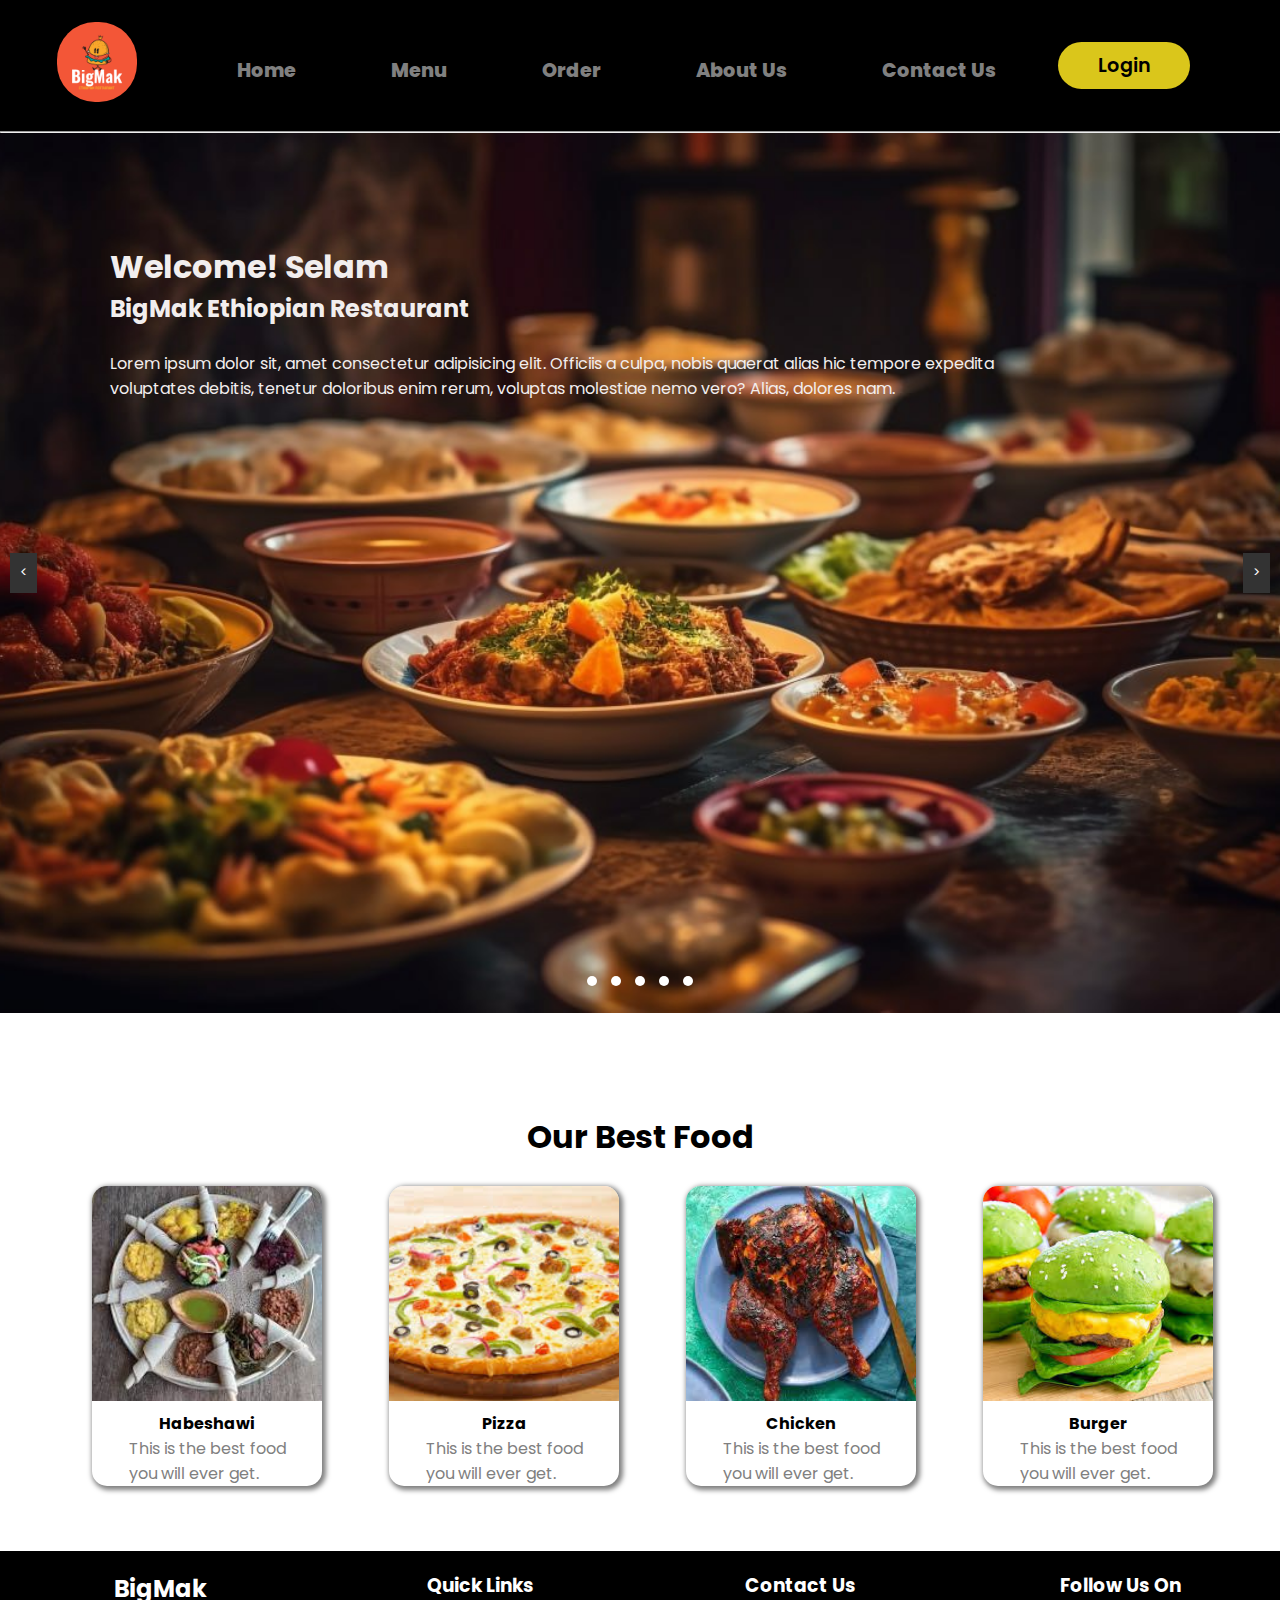
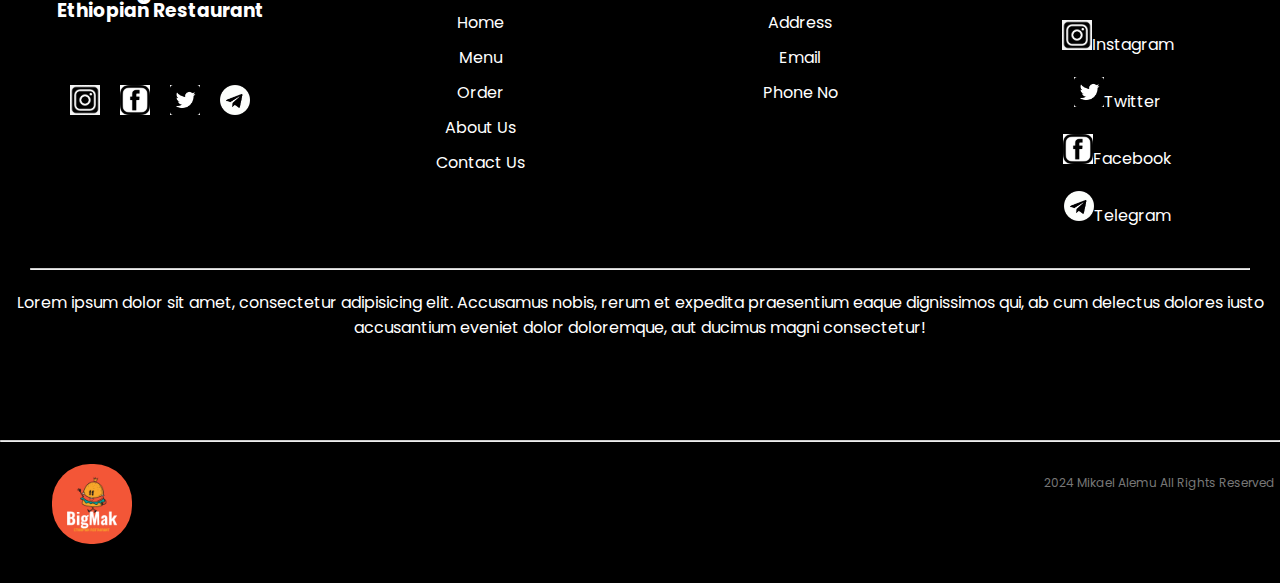
<file: Homepage/index.html>
<!DOCTYPE html>
<html lang="en">
  <head>
    <meta charset="UTF-8" />
    <meta name="viewport" content="width=device-width, initial-scale=1.0" />
    <link rel="preconnect" href="https://fonts.googleapis.com" />
    <link rel="preconnect" href="https://fonts.gstatic.com" crossorigin />
    <link
      href="https://fonts.googleapis.com/css2?family=Poppins:ital,wght@0,100;0,200;0,300;0,400;0,500;0,600;0,700;0,800;0,900;1,100;1,200;1,300;1,400;1,500;1,600;1,700;1,800;1,900&display=swap"
      rel="stylesheet"
    />
    <title>HomePage</title>
    <link rel="stylesheet" href="style.css" />
  </head>
  <body>
    
    <section class="logoAndNav">
      <div class="logo">
        <!-- Logo image -->
        <img src="/Homepage/img/cf9b6e2b1adb4e2990d01cd3140f2419.png" alt="logo" />
      </div>

      <div class="burger-icon" onclick="toggleMenu()">
        <div class="line"></div>
        <div class="line"></div>
        <div class="line"></div>
      </div>

      <div class="navList">
        <!-- Navigation links -->
        <a href="/Homepage/index.html">Home</a>
        <a href="/Menu/menuPage.html">Menu</a>
        <a href="/Order/order.html">Order</a>
        <a href="/About us/tyh.html">About Us</a>
        <a href="/Contact/contact us .html">Contact Us</a>
      </div>
      <div class="loginbtn">
        <!-- Login button -->
        <a href="/loginbtn/login/login.html">Login</a>
      </div>
    </section>

    <hr />
    <!-- Slider Container -->

    <div class="slider-container">
      <div class="slider">
        <!-- Slide 1 -->

        <div class="slide">
          <img src="img/img11.jpg" alt="Slide 1" />
          <div class="slide-content">
            <h1>Welcome! Selam</h1>
            <h2>BigMak Ethiopian Restaurant</h2>
            <br />
            <p>
              Lorem ipsum dolor sit, amet consectetur adipisicing elit. Officiis
              a culpa, nobis quaerat alias hic tempore expedita <br />
              voluptates debitis, tenetur doloribus enim rerum, voluptas
              molestiae nemo vero? Alias, dolores nam.
            </p>
          </div>
        </div>
        <!-- Slide 2 -->

        <div class="slide">
          <img src="img/img2.jpg" alt="Slide 2" />
          <div class="slide-content">
            <h1>Welcome! Selam</h1>
            <h2>BigMak Ethiopian Restaurant</h2>
            <br />
            <p>
              Lorem ipsum dolor sit, amet consectetur adipisicing elit. Officiis
              a culpa, nobis quaerat alias hic tempore expedita <br />
              voluptates debitis, tenetur doloribus enim rerum, voluptas
              molestiae nemo vero? Alias, dolores nam.
            </p>
          </div>
        </div>
        <!-- Slide 3 -->

        <div class="slide">
          <img src="img/img3.jpg" alt="Slide 3" />
          <div class="slide-content">
            <h1>Welcome! Selam</h1>
            <h2>BigMak Ethiopian Restaurant</h2>
            <br />
            <p>
              Lorem ipsum dolor sit, amet consectetur adipisicing elit. Officiis
              a culpa, nobis quaerat alias hic tempore expedita <br />
              voluptates debitis, tenetur doloribus enim rerum, voluptas
              molestiae nemo vero? Alias, dolores nam.
            </p>
          </div>
        </div>
        <!-- Slide 4 -->

        <div class="slide">
          <img src="img/img4.jpg" alt="Slide 4" />
          <div class="slide-content">
            <h1>Welcome! Selam</h1>
            <h2>BigMak Ethiopian Restaurant</h2>
            <br />
            <p>
              Lorem ipsum dolor sit, amet consectetur adipisicing elit. Officiis
              a culpa, nobis quaerat alias hic tempore expedita <br />
              voluptates debitis, tenetur doloribus enim rerum, voluptas
              molestiae nemo vero? Alias, dolores nam.
            </p>
          </div>
        </div>
        <!-- Slide 5 -->

        <div class="slide">
          <img src="img/img5.jpg" alt="Slide 5" />
          <div class="slide-content">
            <h1>Welcome! Selam</h1>
            <h2>BigMak Ethiopian Restaurant</h2>
            <br />
            <p>
              Lorem ipsum dolor sit, amet consectetur adipisicing elit. Officiis
              a culpa, nobis quaerat alias hic tempore expedita <br />
              voluptates debitis, tenetur doloribus enim rerum, voluptas
              molestiae nemo vero? Alias, dolores nam.
            </p>
          </div>
        </div>
      </div>
      <!-- Navigation buttons -->

      <button class="prev" onclick="prevSlide()">&lt</button>
      <button class="next" onclick="nextSlide()">&gt</button>

      <!-- Dots for navigation -->

      <div class="dot-container">
        <span class="dot" onclick="currentSlide(1)"></span>
        <span class="dot" onclick="currentSlide(2)"></span>
        <span class="dot" onclick="currentSlide(3)"></span>
        <span class="dot" onclick="currentSlide(4)"></span>
        <span class="dot" onclick="currentSlide(5)"></span>
      </div>
    </div>
    <div class="container"></div>
    <h1
      style="
        background-color: white;
        display: flex;
        justify-content: center;
        padding-top: 100px;
      "
    >
      Our Best Food
    </h1>
    <div class="ourBestFood">
      <!-- Food Cards -->

      <div class="card1">
        <img src="/Menu/img/beyaynetspecial.jfif" alt="food image" />
        <div class="imgTxt">
          <h4>Habeshawi</h4>
          <p style="color: gray">
            This is the best food <br />
            you will ever get.
          </p>
        </div>
      </div>

      <div class="card1">
        <img src="/Menu/img/pizzachicken.jfif" alt="food image" />
        <div class="imgTxt">
          <h4>Pizza</h4>
          <p style="color: gray">
            This is the best food <br />
            you will ever get.
          </p>
        </div>
      </div>

      <div class="card1">
        <img src="/Menu/img/chicken3.jfif" alt="food image" />
        <div class="imgTxt">
          <h4>Chicken</h4>
          <p style="color: gray">
            This is the best food <br />
            you will ever get.
          </p>
        </div>
      </div>

      <div class="card1">
        <img src="/Menu/img/burgeravocado.jfif" alt="food image" />
        <div class="imgTxt">
          <h4>Burger</h4>
          <p style="color: gray">
            This is the best food <br />
            you will ever get.
          </p>
        </div>
      </div>
    </div>
    <footer>
        <div class="footer-container">
            <div class="footer-column">
                <h2>BigMak</h2>
                <h3>Ethiopian Restaurant</h3>
                 <ul class="social-icons1">
                    <li><a href="#"><img src="/About us/img/insta.jpg" alt="Instagram"></a></li>
                    <li><a href="#"><img src="/About us/img/facebook.jpg" alt="Facebook"></a></li>
                    <li><a href="#"><img src="/About us/img/twitter.jpg" alt="Twitter"></a></li>
                    <li><a href="#"><img src="/About us/img/tg.jpg" alt="Telegram"></a></li>
                </ul>
            </div>
            <div class="footer-column">
                <h3>Quick Links</h3>
                <ul>
                    <li><a href="/Homepage/index.html">Home</a></li>
                  <li><a href="/Menu/menuPage.html">Menu</a></li>
                  <li><a href="#">Order</a></li>
                  <li><a href="/About us/tyh.html">About Us</a></li>
                  <li><a href="/Contact/contact us .html">Contact Us</a></li>
                </ul>
            </div>
            <div class="footer-column">
                <h3>Contact Us</h3>
                <ul><li><a href="#">Address</a></li>
                    <li><a href="#">Email</a></li>
                    <li><a href="#">Phone No</a></li>
                </ul>  
            </div>
            <div class="footer-column">
                <h3>Follow Us On</h3>
                <ul class="social-icons">
                    <li><a href="https://www.instagram.com/"><img src="/About us/img/insta.jpg" alt="Instagram"><span>Instagram</span></a></li>
                    <li><a href="https://twitter.com/"><img src="/About us/img/twitter.jpg" alt="Twitter"><span>Twitter</span></a></li>
                    <li><a href="https://www.facebook.com/"><img src="/About us/img/facebook.jpg" alt="Facebook"><span>Facebook</span></a></li>
                    <li><a href="https://web.telegram.org/k/"><img src="/About us/img/tg.jpg" alt="Telegram"><span>Telegram</span></a></li>
                </ul>
            </div>
            <hr class="footer-line1">
    <p class="footer-paragraph">Lorem ipsum dolor sit amet, consectetur adipisicing elit. Accusamus nobis, rerum et expedita praesentium eaque dignissimos qui, ab cum delectus dolores iusto accusantium eveniet dolor doloremque, aut ducimus magni consectetur!</p>
    <hr class="footer-line2">
    <div class="footer-bottom">
      <div class="logo">  <img src="/Homepage/img/cf9b6e2b1adb4e2990d01cd3140f2419.png" alt="logo" class="logo" /></div>
        <p class="footer-copyright" ;">2024 Mikael Alemu All Rights Reserved</p>
    </div>
    
            
        </div>
    </footer>
    <script src="script.js"></script>
  </body>
</html>
</file>
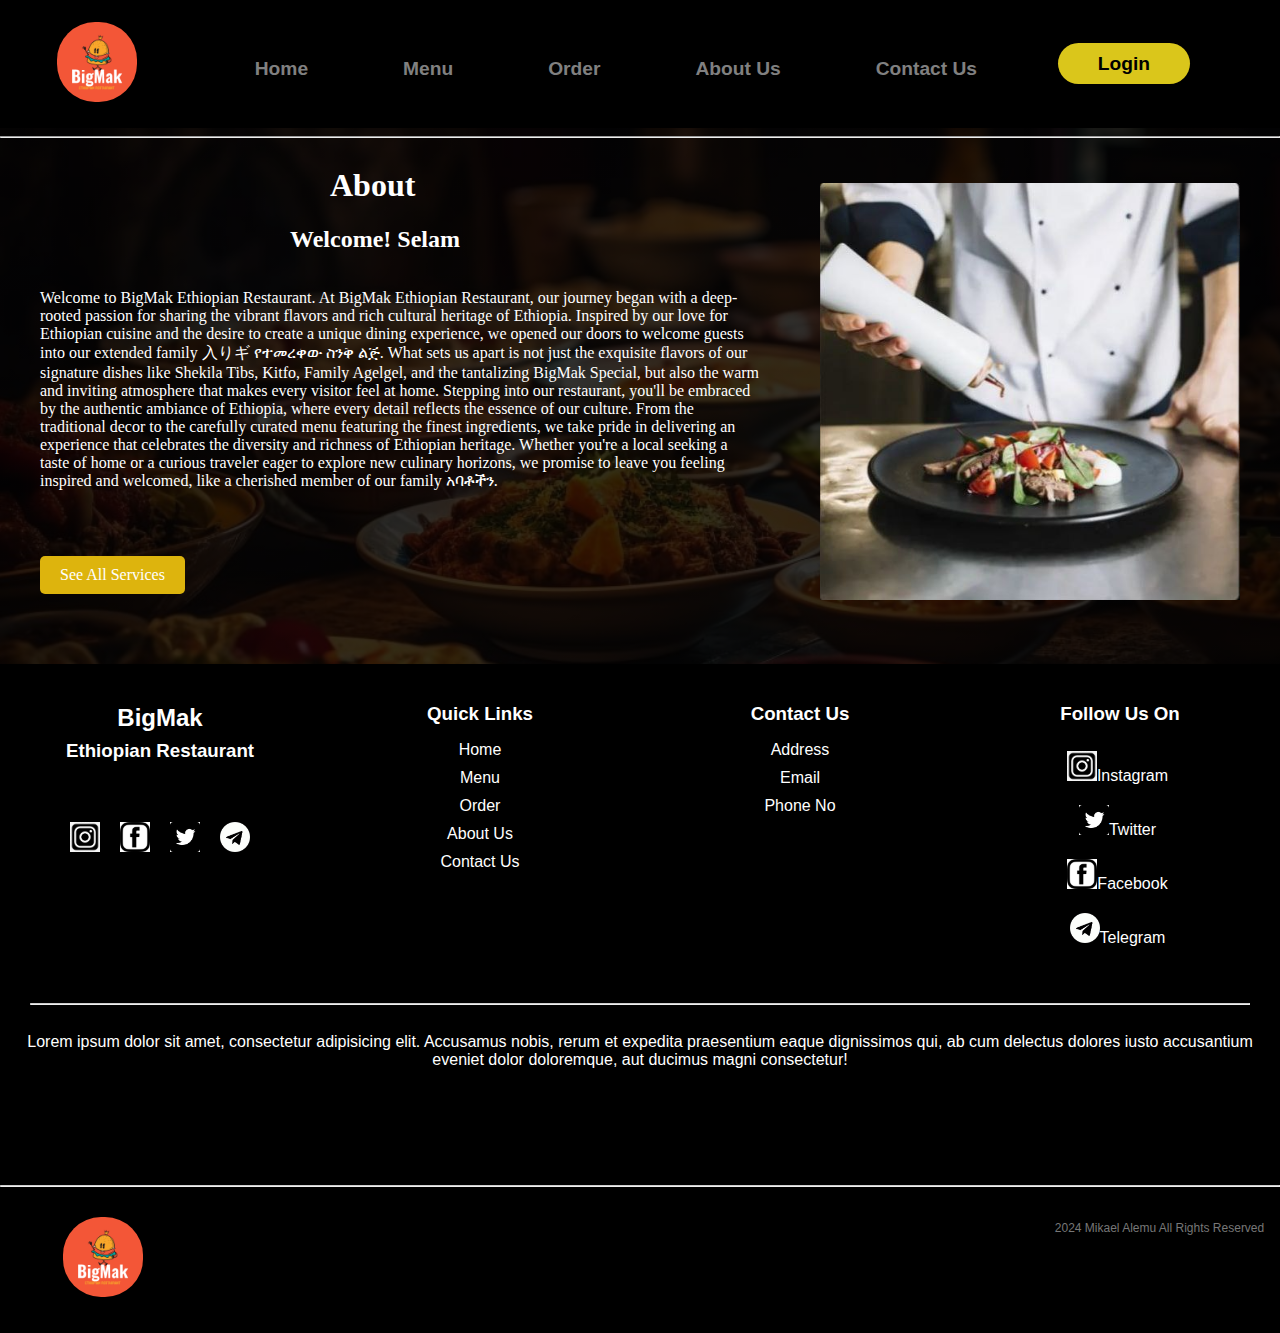
<file: About us/tyh.html>
<!DOCTYPE html>
<html lang="en">
<head>
    <meta charset="UTF-8">
    <meta name="viewport" content="width=device-width, initial-scale=1.0">
    <title>About Us</title>
    <link rel="stylesheet" href="tyh.css">
</head>
<body>
    <section class="logoAndNav">
        <div class="logo">
          <!-- Logo image -->
          <img src="/Homepage/img/cf9b6e2b1adb4e2990d01cd3140f2419.png" alt="logo" />
        </div>
  
        <div class="burger-icon" onclick="toggleMenu()">
          <div class="line"></div>
          <div class="line"></div>
          <div class="line"></div>
        </div>
  
        <div class="navList">
          <!-- Navigation links -->
          <a href="/Homepage/index.html">Home</a>
          <a href="/Menu/menuPage.html">Menu</a>
          <a href="/Order/order.html">Order</a>
          <a href="/About us/tyh.html">About Us</a>
          <a href="/Contact/contact us .html">Contact Us</a>
        </div>
        <div class="loginbtn">
          <!-- Login button -->
          <a href="/loginbtn/login/login.html">Login</a>
        </div>
      </section>
      <hr>

    <div class="container">
        <header>
            <h1>About</h1>
            <h2>Welcome! Selam</h2>
        </header>
        <main>
            <section class="description">
                <p>Welcome to BigMak Ethiopian Restaurant. At BigMak Ethiopian Restaurant, our journey began with a deep-rooted passion for sharing the vibrant flavors and rich cultural heritage of Ethiopia. Inspired by our love for Ethiopian cuisine and the desire to create a unique dining experience, we opened our doors to welcome guests into our extended family 入りギ የተመረቀው ስንቅ ልጅ. What sets us apart is not just the exquisite flavors of our signature dishes like Shekila Tibs, Kitfo, Family Agelgel, and the tantalizing BigMak Special, but also the warm and inviting atmosphere that makes every visitor feel at home. Stepping into our restaurant, you'll be embraced by the authentic ambiance of Ethiopia, where every detail reflects the essence of our culture. From the traditional decor to the carefully curated menu featuring the finest ingredients, we take pride in delivering an experience that celebrates the diversity and richness of Ethiopian heritage. Whether you're a local seeking a taste of home or a curious traveler eager to explore new culinary horizons, we promise to leave you feeling inspired and welcomed, like a cherished member of our family አባቶችን.</p>
                <a href="#" class="yellow-button">See All Services</a>
            </section>
            <section class="restaurant-image">
                <img src="img/photo_2024-05-11_09-48-14.jpg" alt="Restaurant Image">
            </section>
        </main>
    </div>
    <footer>
        <div class="footer-container">
            <div class="footer-column">
                <h2>BigMak</h2>
                <h3>Ethiopian Restaurant</h3>
                 <ul class="social-icons1">
                    <li><a href="#"><img src="/About us/img/insta.jpg" alt="Instagram"></a></li>
                    <li><a href="#"><img src="/About us/img/facebook.jpg" alt="Facebook"></a></li>
                    <li><a href="#"><img src="/About us/img/twitter.jpg" alt="Twitter"></a></li>
                    <li><a href="#"><img src="/About us/img/tg.jpg" alt="Telegram"></a></li>
                </ul>
            </div>
            <div class="footer-column">
                <h3>Quick Links</h3>
                <ul>
                    <li><a href="/Homepage/index.html">Home</a></li>
                  <li><a href="/Menu/menuPage.html">Menu</a></li>
                  <li><a href="#">Order</a></li>
                  <li><a href="/About us/tyh.html">About Us</a></li>
                  <li><a href="/Contact/contact us .html">Contact Us</a></li>
                </ul>
            </div>
            <div class="footer-column">
                <h3>Contact Us</h3>
                <ul><li><a href="#">Address</a></li>
                    <li><a href="#">Email</a></li>
                    <li><a href="#">Phone No</a></li>
                </ul>  
            </div>
            <div class="footer-column">
                <h3>Follow Us On</h3>
                <ul class="social-icons">
                    <li><a href="https://www.instagram.com/"><img src="/About us/img/insta.jpg" alt="Instagram"><span>Instagram</span></a></li>
                    <li><a href="https://twitter.com/"><img src="/About us/img/twitter.jpg" alt="Twitter"><span>Twitter</span></a></li>
                    <li><a href="https://www.facebook.com/"><img src="/About us/img/facebook.jpg" alt="Facebook"><span>Facebook</span></a></li>
                    <li><a href="https://web.telegram.org/k/"><img src="/About us/img/tg.jpg" alt="Telegram"><span>Telegram</span></a></li>
                </ul>
            </div>
            <hr class="footer-line1">
    <p class="footer-paragraph">Lorem ipsum dolor sit amet, consectetur adipisicing elit. Accusamus nobis, rerum et expedita praesentium eaque dignissimos qui, ab cum delectus dolores iusto accusantium eveniet dolor doloremque, aut ducimus magni consectetur!</p>
    <hr class="footer-line2">
    <div class="footer-bottom">
        <div class="logo">  <img src="/Homepage/img/cf9b6e2b1adb4e2990d01cd3140f2419.png" alt="logo" class="logo" /></div>
        <p class="footer-copyright" ;">2024 Mikael Alemu All Rights Reserved</p>
    </div>
    
            
        </div>
    </footer>
    <script src="/Homepage/script.js"></script>
    
</body>
</html>
</file>
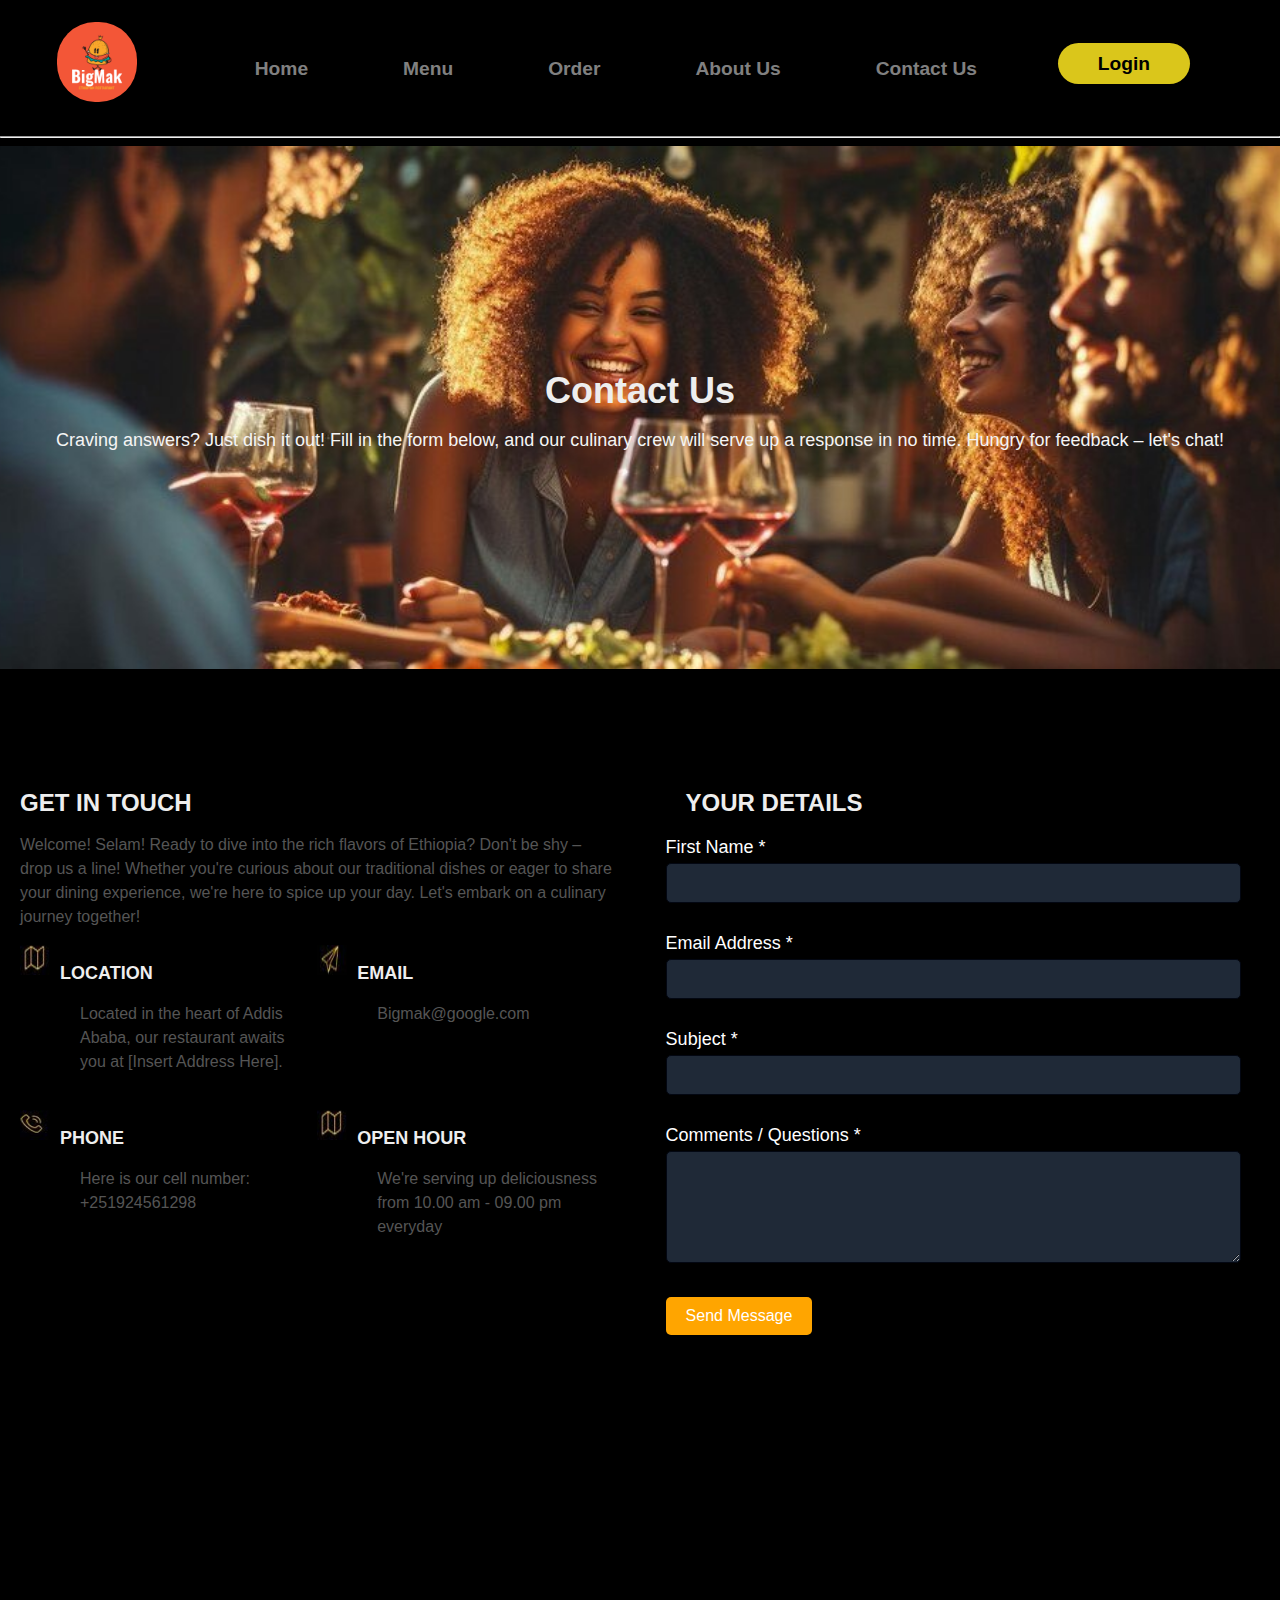
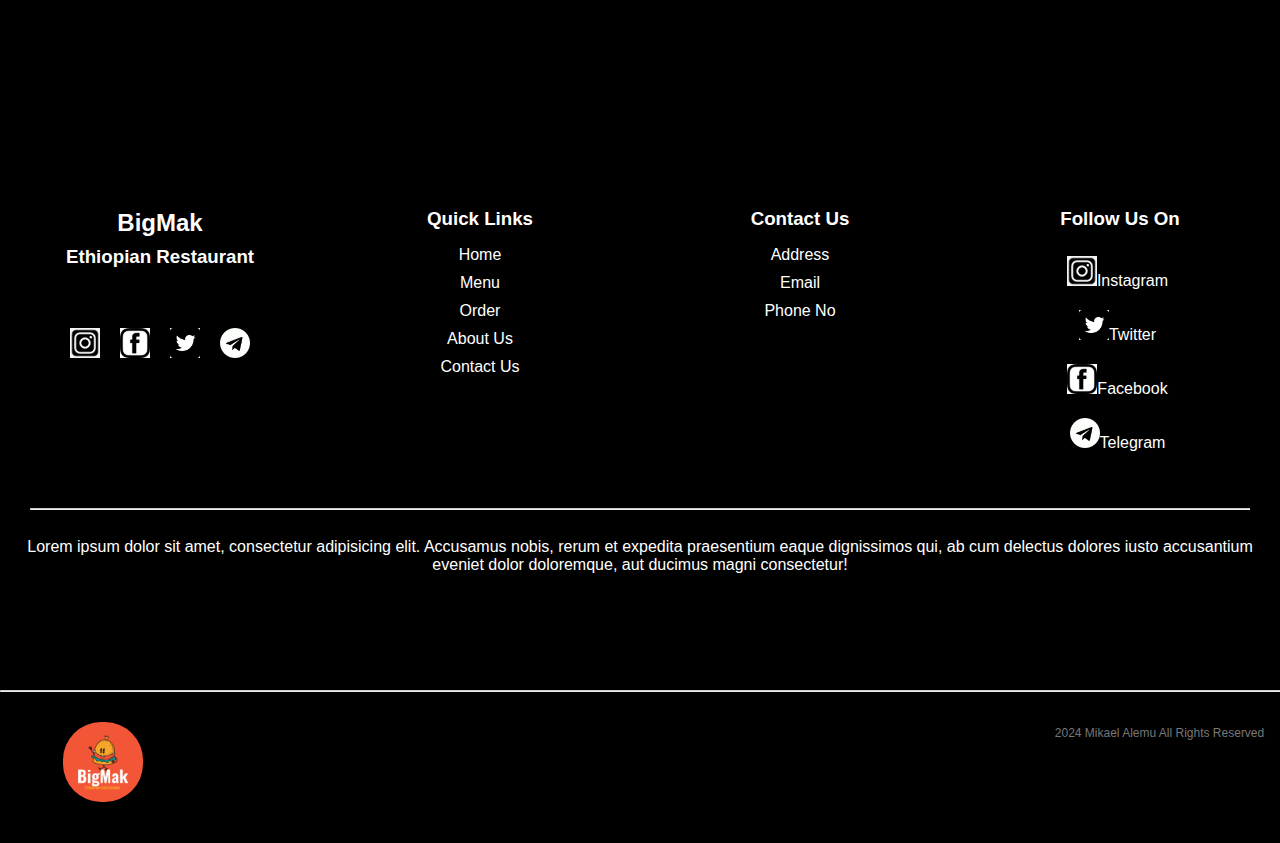
<file: Contact/contact us .html>
<!DOCTYPE html>
<html lang="en">
<head>
    <meta charset="UTF-8">
    <meta name="viewport" content="width=device-width, initial-scale=1.0">
    <title>Contact Us </title>
    <!-- Linking to external stylesheet -->
    <link rel="stylesheet" href="contact us.css">
</head>
<body>
    <!--nav bar-->
    <section class="logoAndNav">
        <div class="logo">
          <!-- Logo image -->
          <img src="/Homepage/img/cf9b6e2b1adb4e2990d01cd3140f2419.png" alt="logo" />
        </div>
  
        <div class="burger-icon" onclick="toggleMenu()">
          <div class="line"></div>
          <div class="line"></div>
          <div class="line"></div>
        </div>
  
        <div class="navList">
          <!-- Navigation links -->
          <a href="/Homepage/index.html">Home</a>
          <a href="/Menu/menuPage.html">Menu</a>
          <a href="/Order/order.html">Order</a>
          <a href="/About us/tyh.html">About Us</a>
          <a href="/Contact/contact us .html">Contact Us</a>
        </div>
        <div class="loginbtn">
          <!-- Login button -->
          <a href="/loginbtn/login/login.html">Login</a>
        </div>
      </section>
      <hr>
    <!-- Main container -->
    <div class="container">
        <!-- Header section for contact -->
        <section class="contact-header">
            <div class="container">
                <!-- Main title and description -->
                <h1>Contact Us</h1>
                <p>Craving answers? Just dish it out! Fill in the form below, and our culinary crew will serve up a response in no time. Hungry for feedback – let's chat!</p>
            </div>
        </section>
        <!-- Main content section -->
        <section class="content">
            <div class="left">
                <!-- Left content: Information about the contact -->
                <h2>GET IN TOUCH</h2>
                <p>Welcome! Selam! Ready to dive into the rich flavors of Ethiopia? Don't be shy – drop us a line! Whether you're curious about our traditional dishes or eager to share your dining experience, we're here to spice up your day. Let's embark on a culinary journey together!</p>
                <!-- Contact information pairs -->
                <div class="contact-pair">
                    <!-- Individual contact information -->
                    <div class="contact-info">
                        <div class="icon">
                            <!-- Location icon -->
                            <img src="/Contact/img/location.jpg" alt="Location Icon">
                        </div>
                        <div class="details">
                            <!-- Location details -->
                            <h3>LOCATION</h3>
                            <p>Located in the heart of Addis Ababa, our restaurant awaits you at [Insert Address Here].</p>
                        </div>
                    </div>
                    <div class="contact-info">
                        <div class="icon">
                            <!-- Email icon -->
                            <img src="/Contact/img/email.jpg" alt="Email Icon">
                        </div>
                        <div class="details">
                            <!-- Email details -->
                            <h3>EMAIL</h3>
                            <p>Bigmak@google.com</p>
                        </div>
                    </div>
                </div>
                <div class="contact-pair">
                    <div class="contact-info">
                        <div class="icon">
                            <!-- Phone icon -->
                            <img src="/Contact/img/phone.jpg" alt="Phone Icon">
                        </div>
                        <div class="details">
                            <!-- Phone details -->
                            <h3>PHONE</h3>
                            <p>Here is our cell number: +251924561298</p>
                        </div>
                    </div>
                    <div class="contact-info">
                        <div class="icon">
                            <!-- Clock icon -->
                            <img src="/Contact/img/location.jpg" alt="Clock Icon">
                        </div>
                        <div class="details">
                            <!-- Opening hour details -->
                            <h3>OPEN HOUR</h3>
                            <p>We're serving up deliciousness from 10.00 am - 09.00 pm everyday</p>
                        </div>
                    </div>
                </div>     
            </div>
            <!-- Right content: Contact form -->
            <div class="right">
                <h2>YOUR DETAILS</h2>
                <!-- Contact form -->
                <form action="#" method="POST">
                    <div class="form-group">
                        <!-- Input field for first name -->
                        <label for="name">First Name *</label>
                        <input type="text" id="name" name="name" required>
                    </div>
                    <div class="form-group">
                        <!-- Input field for email -->
                        <label for="email">Email Address *</label>
                        <input type="email" id="email" name="email" required>
                    </div>
                    <div class="form-group">
                        <!-- Input field for subject -->
                        <label for="subject">Subject *</label>
                        <input type="text" id="subject" name="subject" required>
                    </div>
                    <div class="form-group">
                        <!-- Input field for message -->
                        <label for="message">Comments / Questions *</label>
                        <textarea id="message" name="message" rows="5" required></textarea>
                    </div>
                    <!-- Submit button -->
                    <button type="submit">Send Message</button>
                </form>
            </div>
        </section>
        <!-- Map section -->
        <div class="map">
            <!-- Embedding Google Maps -->
            <iframe src="https://www.google.com/maps/embed?pb=!1m18!1m12!1m3!1d387168.125754324!2d-74.25987548789198!3d40.69767000540983!2m3!1f0!2f0!3f0!3m2!1i1024!2i768!4f13.1!3m3!1m2!1s0x89c24fa5d33f083b%3A0xc80b8f06e177fe62!2sNew%20York%2C%20NY%2C%20USA!5e0!3m2!1sen!2suk!4v1645105149625!5m2!1sen!2suk" width="600" height="450" style="border:0;" allowfullscreen="" loading="lazy"></iframe>

            
        </div>
        <!-- Footer section -->
       
    </div>
    
    <footer>
        <div class="footer-container">
            <div class="footer-column">
                <h2>BigMak</h2>
                <h3>Ethiopian Restaurant</h3>
                 <ul class="social-icons1">
                    <li><a href="#"><img src="/About us/img/insta.jpg" alt="Instagram"></a></li>
                    <li><a href="#"><img src="/About us/img/facebook.jpg" alt="Facebook"></a></li>
                    <li><a href="#"><img src="/About us/img/twitter.jpg" alt="Twitter"></a></li>
                    <li><a href="#"><img src="/About us/img/tg.jpg" alt="Telegram"></a></li>
                </ul>
            </div>
            <div class="footer-column">
                <h3>Quick Links</h3>
                <ul>
                    <li><a href="/Homepage/index.html">Home</a></li>
                  <li><a href="/Menu/menuPage.html">Menu</a></li>
                  <li><a href="#">Order</a></li>
                  <li><a href="/About us/tyh.html">About Us</a></li>
                  <li><a href="/Contact/contact us .html">Contact Us</a></li>
                </ul>
            </div>
            <div class="footer-column">
                <h3>Contact Us</h3>
                <ul><li><a href="#">Address</a></li>
                    <li><a href="#">Email</a></li>
                    <li><a href="#">Phone No</a></li>
                </ul>  
            </div>
            <div class="footer-column">
                <h3>Follow Us On</h3>
                <ul class="social-icons">
                    <li><a href="https://www.instagram.com/"><img src="/About us/img/insta.jpg" alt="Instagram"><span>Instagram</span></a></li>
                    <li><a href="https://twitter.com/"><img src="/About us/img/twitter.jpg" alt="Twitter"><span>Twitter</span></a></li>
                    <li><a href="https://www.facebook.com/"><img src="/About us/img/facebook.jpg" alt="Facebook"><span>Facebook</span></a></li>
                    <li><a href="https://web.telegram.org/k/"><img src="/About us/img/tg.jpg" alt="Telegram"><span>Telegram</span></a></li>
                </ul>
            </div>
            <hr class="footer-line1">
    <p class="footer-paragraph">Lorem ipsum dolor sit amet, consectetur adipisicing elit. Accusamus nobis, rerum et expedita praesentium eaque dignissimos qui, ab cum delectus dolores iusto accusantium eveniet dolor doloremque, aut ducimus magni consectetur!</p>
    <hr class="footer-line2">
    <div class="footer-bottom">
        <div class="logo">  <img src="/Homepage/img/cf9b6e2b1adb4e2990d01cd3140f2419.png" alt="logo" class="logo" /></div>
        <p class="footer-copyright" ;">2024 Mikael Alemu All Rights Reserved</p>
    </div>
    
            
        </div>
    </footer>
    <script src="/Homepage/script.js"></script>
</body>
</html>
</file>
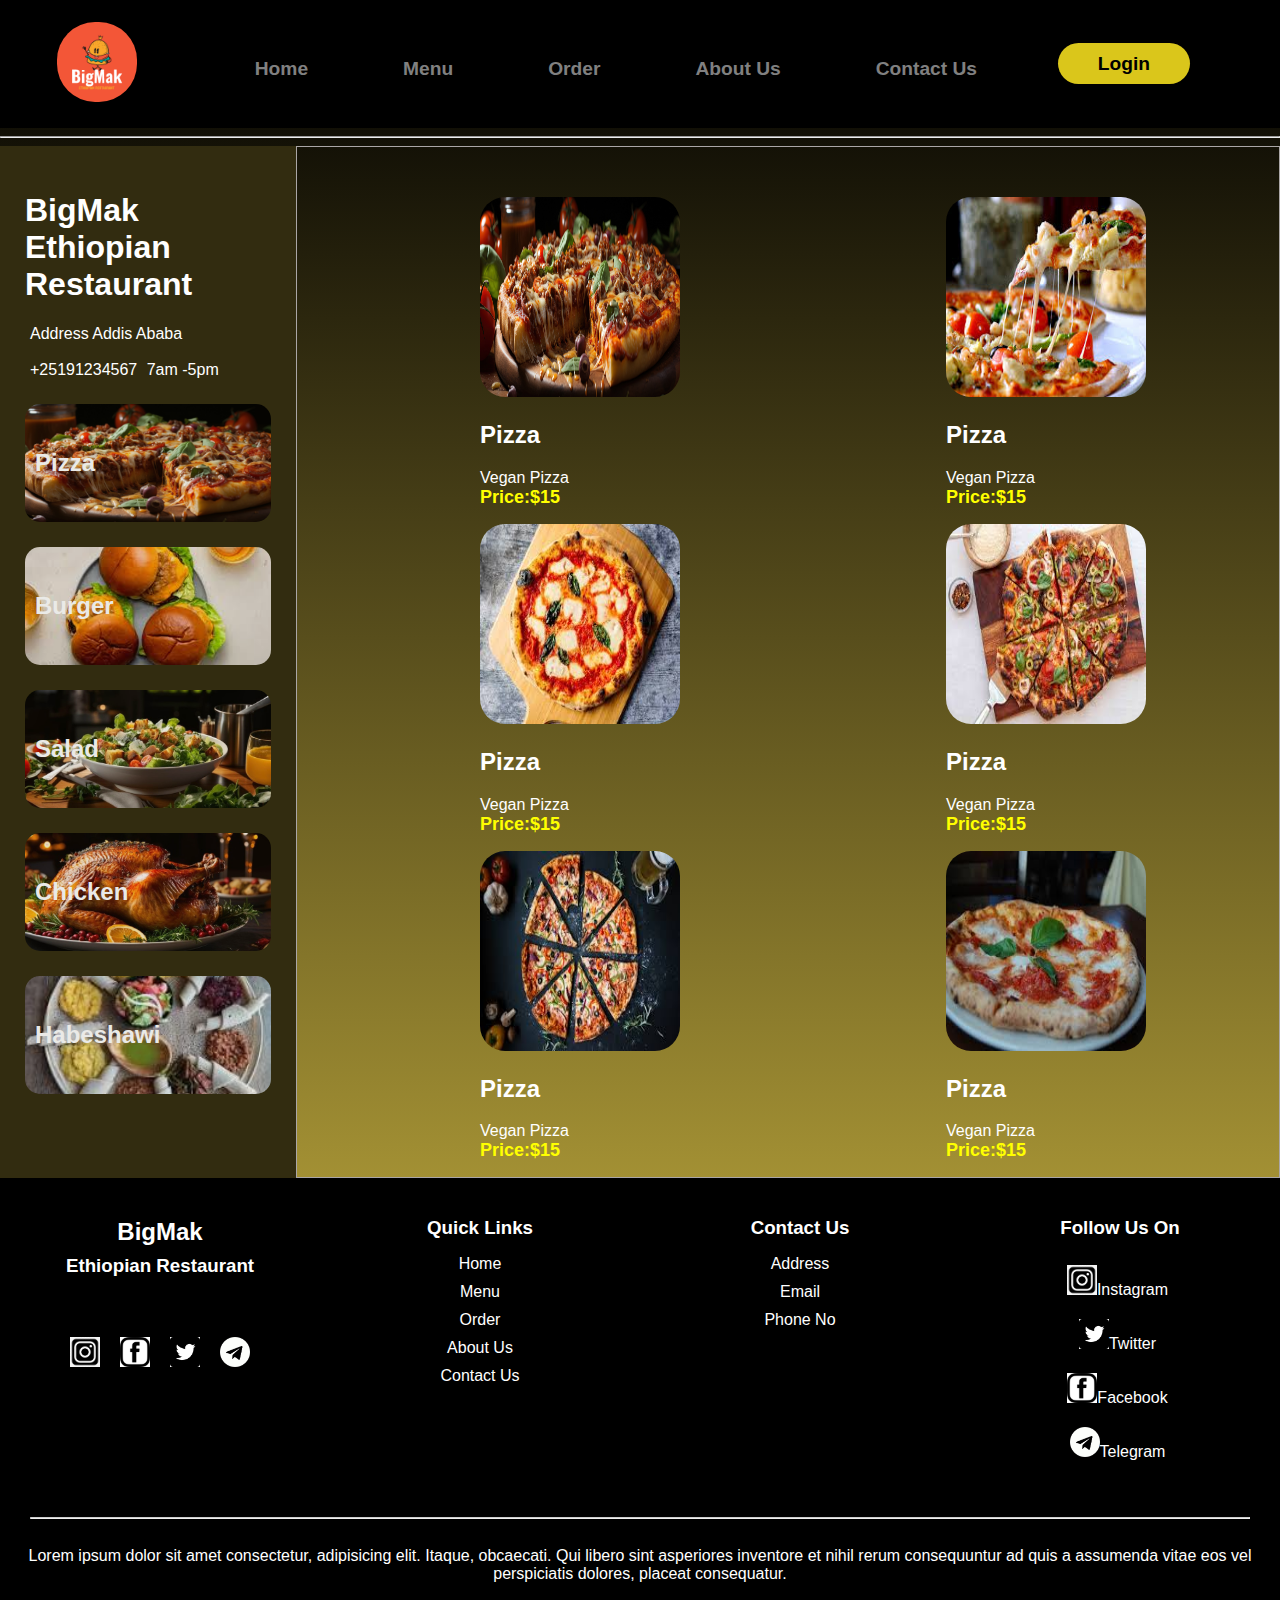
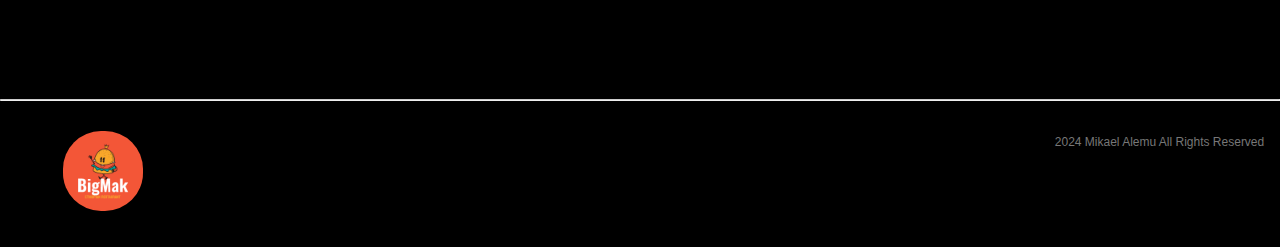
<file: Menu/menuPage.html>
<!DOCTYPE html>
<html lang="en">
  <head>
    <meta charset="UTF-8" />
    <meta name="viewport" content="width=device-width, initial-scale=1.0" />
    <title>Menu Page</title>
    <link rel="stylesheet" href="style.css" />
    <link
      rel="stylesheet"
      href="https://cdnjs.cloudflare.com/ajax/libs/font-awesome/6.5.2/css/all.min.css"
      integrity="sha512-SnH5WK+bZxgPHs44uWIX+LLJAJ9/2PkPKZ5QiAj6Ta86w+fsb2TkcmfRyVX3pBnMFcV7oQPJkl9QevSCWr3W6A=="
      crossorigin="anonymous"
      referrerpolicy="no-referrer"
    />
  </head>
  <body>
    <!--nav bar-->
    <section class="logoAndNav">
      <div class="logo">
        <!-- Logo image -->
        <img src="/Homepage/img/cf9b6e2b1adb4e2990d01cd3140f2419.png" alt="logo" />
      </div>

      <div class="burger-icon" onclick="toggleMenu()">
        <div class="line"></div>
        <div class="line"></div>
        <div class="line"></div>
      </div>

      <div class="navList">
        <!-- Navigation links -->
        <a href="/Homepage/index.html">Home</a>
        <a href="/Menu/menuPage.html">Menu</a>
        <a href="/Order/order.html">Order</a>
        <a href="/About us/tyh.html">About Us</a>
        <a href="/Contact/contact us .html">Contact Us</a>
      </div>
      <div class="loginbtn">
        <!-- Login button -->
        <a href="/loginbtn/login/login.html">Login</a>
      </div>
    </section>
    <hr>
    <div class="container">
      <div class="sidebar">
        <div class="text">
          <h1>BigMak Ethiopian Restaurant</h1>
          <div class="location">
            <i class="fa-solid fa-location-dot" style="padding-right: 5px"></i>
            <span>Address Addis Ababa</span>
          </div>
          <br />
          <div class="time">
            <i class="fa-solid fa-phone" style="padding-right: 5px"></i>
            <span>+25191234567</span>
            <i
              class="fa-solid fa-clock"
              style="padding-lefxt: 20px; padding-right: 5px"
            ></i>
            <span>7am -5pm</span>
          </div>
        </div>
        <ul>
          <li class="food-item" data-food="pizza" id="pizza" style="background-image: url(img/piz.jpg);">Pizza</li>
          <li class="food-item" data-food="burger" id="burger" style="background-image: url(img/burgerbutt.jfif);">Burger</li>
          <li class="food-item" data-food="salad" id="salad" style="background-image: url(img/4.jpg);">Salad</li>
          <li class="food-item" data-food="chicken" id="chicken" style="background-image: url(img/3.jpg);">Chicken</li>
          <li class="food-item" data-food="habeshawi" id="habeshawi" style="background-image: url(img/beyaynetspecial.jfif);">Habeshawi</li>
        </ul>
      </div>
      <div class="main-content">
        <div id="pizza" class="food-section">

          <!--pizza Section-->

          <div class="mainsec">
            <div class="fooditem1">
              <div class="delicious">
                <div class="food">
                  <img
                    src="img/piz.jpg"
                    alt="unk"
                    style="width: 200px; height: 200px"
                  />
                  <div class="foodtext1">
                    <h2>Pizza</h2>
                    <p>Vegan Pizza <br> <span style="font-size:large; font-weight: bolder; color: yellow;">Price:$15</span></p>
        
                  </div>

                </div>
              </div>
              <div class="delicious">
                <img
                  src="img/imgpizza.jfif"
                  alt="unk"
                  style="width: 200px; height: 200px"
                />
                <div class="foodtext1">
                  <h2>Pizza</h2>
                  <p>Vegan Pizza <br> <span style="font-size:large; font-weight: bolder; color: yellow;">Price:$15</span></p>
      
                </div>
              </div>
              <div class="delicious">
                <img
                  src="img/normalpizza.jfif"
                  alt="unk"
                  style="width: 200px; height: 200px"
                />
                <div class="foodtext1">
                  <h2>Pizza</h2>
                  <p>Vegan Pizza <br> <span style="font-size:large; font-weight: bolder; color: yellow;">Price:$15</span></p>
      
                </div>
              </div>
            </div>
            <div class="fooditem2">
              <div class="delicious">
                <img
                  src="img/supremepizza.jfif"
                  alt="unk"
                  style="width: 200px; height: 200px"
                />
                <div class="foodtext1">
                  <div class="foodtext1">
                    <h2>Pizza</h2>
                    <p>Vegan Pizza <br> <span style="font-size:large; font-weight: bolder; color: yellow;">Price:$15</span></p>
        
                  </div>
                </div>
              </div>
              <div class="delicious">
                <img
                  src="img/pizzamm.jfif"
                  alt="unk"
                  style="width: 200px; height: 200px"
                />
                <div class="foodtext1">
                  <h2>Pizza</h2>
                  <p>Vegan Pizza <br> <span style="font-size:large; font-weight: bolder; color: yellow;">Price:$15</span></p>
      
                </div>
              </div>
              <div class="delicious">
                <img
                  src="img/pizzaunk.jfif"
                  alt="unk"
                  style="width: 200px; height: 200px"
                />
                <div class="foodtext1">
                  <h2>Pizza</h2>
                  <p>Vegan Pizza <br> <span style="font-size:large; font-weight: bolder; color: yellow;">Price:$15</span></p>
      
                </div>
              </div>
            </div>
          </div>
        </div>
        <!--for burger-->
        <div id="burger" class="food-section">
          <div class="mainsec">
            <div class="fooditem1">
              <div class="delicious">
                <div class="food">
                  <img
                    src="img/specialburger.jfif"
                    alt="unk"
                    style="width: 200px; height: 200px"
                  />
                  <div class="foodtext1">
                    <h2>Burger</h2>
                    <p>Special Burger<br> <span style="font-size:large; font-weight: bolder; color: yellow;">Price:$15</span></p>
        
                  </div>

                </div>
              </div>
              <div class="delicious">
                <img
                  src="img/crispyburger.jfif"
                  alt="unk"
                  style="width: 200px; height: 200px"
                />
                <div class="foodtext1">
                  <h2>Burger</h2>
                  <p>crispy Burger <br> <span style="font-size:large; font-weight: bolder; color: yellow;">Price:$15</span></p>
      
                </div>
              </div>
              <div class="delicious">
                <img
                  src="img/burgeravocado.jfif"
                  alt="unk"
                  style="width: 200px; height: 200px"
                />
                <div class="foodtext1">
                  <h2>Burger</h2>
                  <p>Avocado burger <br> <span style="font-size:large; font-weight: bolder; color: yellow;">Price:$15</span></p>
      
                </div>
              </div>
            </div>
            <div class="fooditem2">
              <div class="delicious">
                <img
                  src="img/breakfastburger.jfif"
                  alt="unk"
                  style="width: 200px; height: 200px"
                />
                <div class="foodtext1">
                  <div class="foodtext1">
                    <h2>Burger</h2>
                    <p>Fast Burger<br> <span style="font-size:large; font-weight: bolder; color: yellow;">Price:$15</span></p>
        
                  </div>
                </div>
              </div>
              <div class="delicious">
                <img
                  src="img/burgerbutt.jfif"
                  alt="unk"
                  style="width: 200px; height: 200px"
                />
                <div class="foodtext1">
                  <h2>Burger</h2>
                  <p>Vegan burger <br> <span style="font-size:large; font-weight: bolder; color: yellow;">Price:$15</span></p>
      
                </div>
              </div>
              <div class="delicious">
                <img
                  src="img/steakburger.jfif"
                  alt="unk"
                  style="width: 200px; height: 200px"
                />
                <div class="foodtext1">
                  <h2>Burger</h2>
                  <p>Steak burger<br> <span style="font-size:large; font-weight: bolder; color: yellow;">Price:$15</span></p>
      
                </div>
              </div>
            </div>
          </div>
        </div>
        <!--for salad-->
        <div id="salad" class="food-section">
          <div class="mainsec">
            <div class="fooditem1">
              <div class="delicious">
                <div class="food">
                  <img
                    src="img/salad1.jfif"
                    alt="unk"
                    style="width: 200px; height: 200px"
                  />
                  <div class="foodtext1">
                    <h2>Salad</h2>
                    <p>Vegan Salad <br> <span style="font-size:large; font-weight: bolder; color: yellow;">Price:$15</span></p>
        
                  </div>

                </div>
              </div>
              <div class="delicious">
                <img
                  src="img/salad 2.jfif"
                  alt="unk"
                  style="width: 200px; height: 200px"
                />
                <div class="foodtext1">
                  <h2>Salad</h2>
                  <p>Vegan Salad <br> <span style="font-size:large; font-weight: bolder; color: yellow;">Price:$15</span></p>
      
                </div>
              </div>
              <div class="delicious">
                <img
                  src="img/salad3.jfif"
                  alt="unk"
                  style="width: 200px; height: 200px"
                />
                <div class="foodtext1">
                  <h2>Salad</h2>
                  <p>Vegan Salad <br> <span style="font-size:large; font-weight: bolder; color: yellow;">Price:$15</span></p>
      
                </div>
              </div>
            </div>
            <div class="fooditem2">
              <div class="delicious">
                <img
                  src="img/salad4.jfif"
                  alt="unk"
                  style="width: 200px; height: 200px"
                />
                <div class="foodtext1">
                  <div class="foodtext1">
                    <h2>Salad</h2>
                    <p>Vegan Salad <br> <span style="font-size:large; font-weight: bolder; color: yellow;">Price:$15</span></p>
        
                  </div>
                </div>
              </div>
              <div class="delicious">
                <img
                  src="img/salad5.jfif"
                  alt="unk"
                  style="width: 200px; height: 200px"
                />
                <div class="foodtext1">
                  <h2>Salad</h2>
                  <p>Vegan Salad <br> <span style="font-size:large; font-weight: bolder; color: yellow;">Price:$15</span></p>
      
                </div>
              </div>
              <div class="delicious">
                <img
                  src="img/salad6.jfif"
                  alt="unk"
                  style="width: 200px; height: 200px"
                />
                <div class="foodtext1">
                  <h2>Salad</h2>
                  <p>Vegan Salad <br> <span style="font-size:large; font-weight: bolder; color: yellow;">Price:$15</span></p>
      
                </div>
              </div>
            </div>
          </div>
        </div>
        <!--this is for chicken-->
        <div id="chicken" class="food-section">
          <div class="mainsec">
            <div class="fooditem1">
              <div class="delicious">
                <div class="food">
                  <img
                    src="img/chicken1.jfif"
                    alt="unk"
                    style="width: 200px; height: 200px"
                  />
                  <div class="foodtext1">
                    <h2>Chicken</h2>
                    <p>Vegan Chicken <br> <span style="font-size:large; font-weight: bolder; color: yellow;">Price:$15</span></p>
        
                  </div>

                </div>
              </div>
              <div class="delicious">
                <img
                  src="img/chicken2.jfif"
                  alt="unk"
                  style="width: 200px; height: 200px"
                />
                <div class="foodtext1">
                  <h2>Chicken</h2>
                  <p>Vegan Chicken <br> <span style="font-size:large; font-weight: bolder; color: yellow;">Price:$15</span></p>
      
                </div>
              </div>
              <div class="delicious">
                <img
                  src="img/chicken3.jfif"
                  alt="unk"
                  style="width: 200px; height: 200px"
                />
                <div class="foodtext1">
                  <h2>Chicken</h2>
                  <p>Vegan Chicken <br> <span style="font-size:large; font-weight: bolder; color: yellow;">Price:$15</span></p>
      
                </div>
              </div>
            </div>
            <div class="fooditem2">
              <div class="delicious">
                <img
                  src="img/chicken5.jfif"
                  alt="unk"
                  style="width: 200px; height: 200px"
                />
                <div class="foodtext1">
                  <div class="foodtext1">
                    <h2>Chicken</h2>
                    <p>Vegan Chicken <br> <span style="font-size:large; font-weight: bolder; color: yellow;">Price:$15</span></p>
        
                  </div>
                </div>
              </div>
              <div class="delicious">
                <img
                  src="img/chicken6.jfif"
                  alt="unk"
                  style="width: 200px; height: 200px"
                />
                <div class="foodtext1">
                  <h2>Chicken</h2>
                  <p>Vegan Chicken <br> <span style="font-size:large; font-weight: bolder; color: yellow;">Price:$15</span></p>
      
                </div>
              </div>
              <div class="delicious">
                <img
                  src="img/3.jpg"
                  alt="unk"
                  style="width: 200px; height: 200px"
                />
                <div class="foodtext1">
                  <h2>Chicken</h2>
                  <p>Vegan Chicken <br> <span style="font-size:large; font-weight: bolder; color: yellow;">Price:$15</span></p>
      
                </div>
              </div>
            </div>
          </div>
        </div>
        <!--for habeshawi-->
        <div id="habeshawi" class="food-section">
          <div class="mainsec">
            <div class="fooditem1">
              <div class="delicious">
                <div class="food">
                  <img
                    src="img/kitfo.jfif"
                    alt="unk"
                    style="width: 200px; height: 200px"
                  />
                  <div class="foodtext1">
                    <h2>Habeshawi</h2>
                    <p>kitfo<br> <span style="font-size:large; font-weight: bolder; color: yellow;">Price:$15</span></p>
        
                  </div>

                </div>
              </div>
              <div class="delicious">
                <img
                  src="img/beyaynet.jfif"
                  alt="unk"
                  style="width: 200px; height: 200px"
                />
                <div class="foodtext1">
                  <h2>Habeshawi</h2>
                  <p>Beyaynet <br> <span style="font-size:large; font-weight: bolder; color: yellow;">Price:$15</span></p>
      
                </div>
              </div>
              <div class="delicious">
                <img
                  src="img/rawmeat.jfif"
                  alt="unk"
                  style="width: 200px; height: 200px"
                />
                <div class="foodtext1">
                  <h2>Habeshawi</h2>
                  <p>Kurt <br> <span style="font-size:large; font-weight: bolder; color: yellow;">Price:$15</span></p>
      
                </div>
              </div>
            </div>
            <div class="fooditem2">
              <div class="delicious">
                <img
                  src="img/beyaynetspecial.jfif"
                  alt="unk"
                  style="width: 200px; height: 200px"
                />
                <div class="foodtext1">
                  <div class="foodtext1">
                    <h2>Habeshawi</h2>
                    <p>special beyaynet <br> <span style="font-size:large; font-weight: bolder; color: yellow;">Price:$15</span></p>
        
                  </div>
                </div>
              </div>
              <div class="delicious">
                <img
                  src="img/tibs.jfif"
                  alt="unk"
                  style="width: 200px; height: 200px"
                />
                <div class="foodtext1">
                  <h2>Habeshawi</h2>
                  <p> Tibs<br> <span style="font-size:large; font-weight: bolder; color: yellow;">Price:$15</span></p>
      
                </div>
              </div>
              <div class="delicious">
                <img
                  src="img/rawmeat.jfif"
                  alt="unk"
                  style="width: 200px; height: 200px"
                />
                <div class="foodtext1">
                  <h2>Habeshawi</h2>
                  <p>Kurt <br> <span style="font-size:large; font-weight: bolder; color: yellow;">Price:$15</span></p>
      
                </div>
              </div>
            </div>
          </div>
        </div>
      </div>
    </div>

    <!--THis is the footer-->
    
   
    <footer>
      <div class="footer-container">
          <div class="footer-column">
              <h2>BigMak</h2>
              <h3>Ethiopian Restaurant</h3>
               <ul class="social-icons1">
                  <li><a href="#"><img src="/About us/img/insta.jpg" alt="Instagram"></a></li>
                  <li><a href="#"><img src="/About us/img/facebook.jpg" alt="Facebook"></a></li>
                  <li><a href="#"><img src="/About us/img/twitter.jpg" alt="Twitter"></a></li>
                  <li><a href="#"><img src="/About us/img/tg.jpg" alt="Telegram"></a></li>
              </ul>
          </div>
          <div class="footer-column">
              <h3>Quick Links</h3>
              <ul>
                  <li><a href="/Homepage/index.html">Home</a></li>
                <li><a href="/Menu/menuPage.html">Menu</a></li>
                <li><a href="#">Order</a></li>
                <li><a href="/About us/tyh.html">About Us</a></li>
                <li><a href="/Contact/contact us .html">Contact Us</a></li>
              </ul>
          </div>
          <div class="footer-column">
              <h3>Contact Us</h3>
              <ul><li><a href="#">Address</a></li>
                  <li><a href="#">Email</a></li>
                  <li><a href="#">Phone No</a></li>
              </ul>  
          </div>
          <div class="footer-column">
              <h3>Follow Us On</h3>
              <ul class="social-icons">
                  <li><a href="https://www.instagram.com/"><img src="/About us/img/insta.jpg" alt="Instagram"><span>Instagram</span></a></li>
                  <li><a href="https://twitter.com/"><img src="/About us/img/twitter.jpg" alt="Twitter"><span>Twitter</span></a></li>
                  <li><a href="https://www.facebook.com/"><img src="/About us/img/facebook.jpg" alt="Facebook"><span>Facebook</span></a></li>
                  <li><a href="https://web.telegram.org/k/"><img src="/About us/img/tg.jpg" alt="Telegram"><span>Telegram</span></a></li>
              </ul>
          </div>
          <hr class="footer-line1">
  <p class="footer-paragraph">Lorem ipsum dolor sit amet consectetur, adipisicing elit. Itaque, obcaecati. Qui libero sint asperiores inventore et nihil rerum consequuntur ad quis a assumenda vitae eos vel perspiciatis dolores, placeat consequatur.</p>
  <hr class="footer-line2">
  <div class="footer-bottom">
    <div class="logo">  <img src="/Homepage/img/cf9b6e2b1adb4e2990d01cd3140f2419.png" alt="logo" class="logo" /></div>
      <p class="footer-copyright" ;">2024 Mikael Alemu All Rights Reserved</p>
  </div>
  
          
      </div>
  </footer>

    <script src="script.js"></script>
  </body>
</html>
</file>
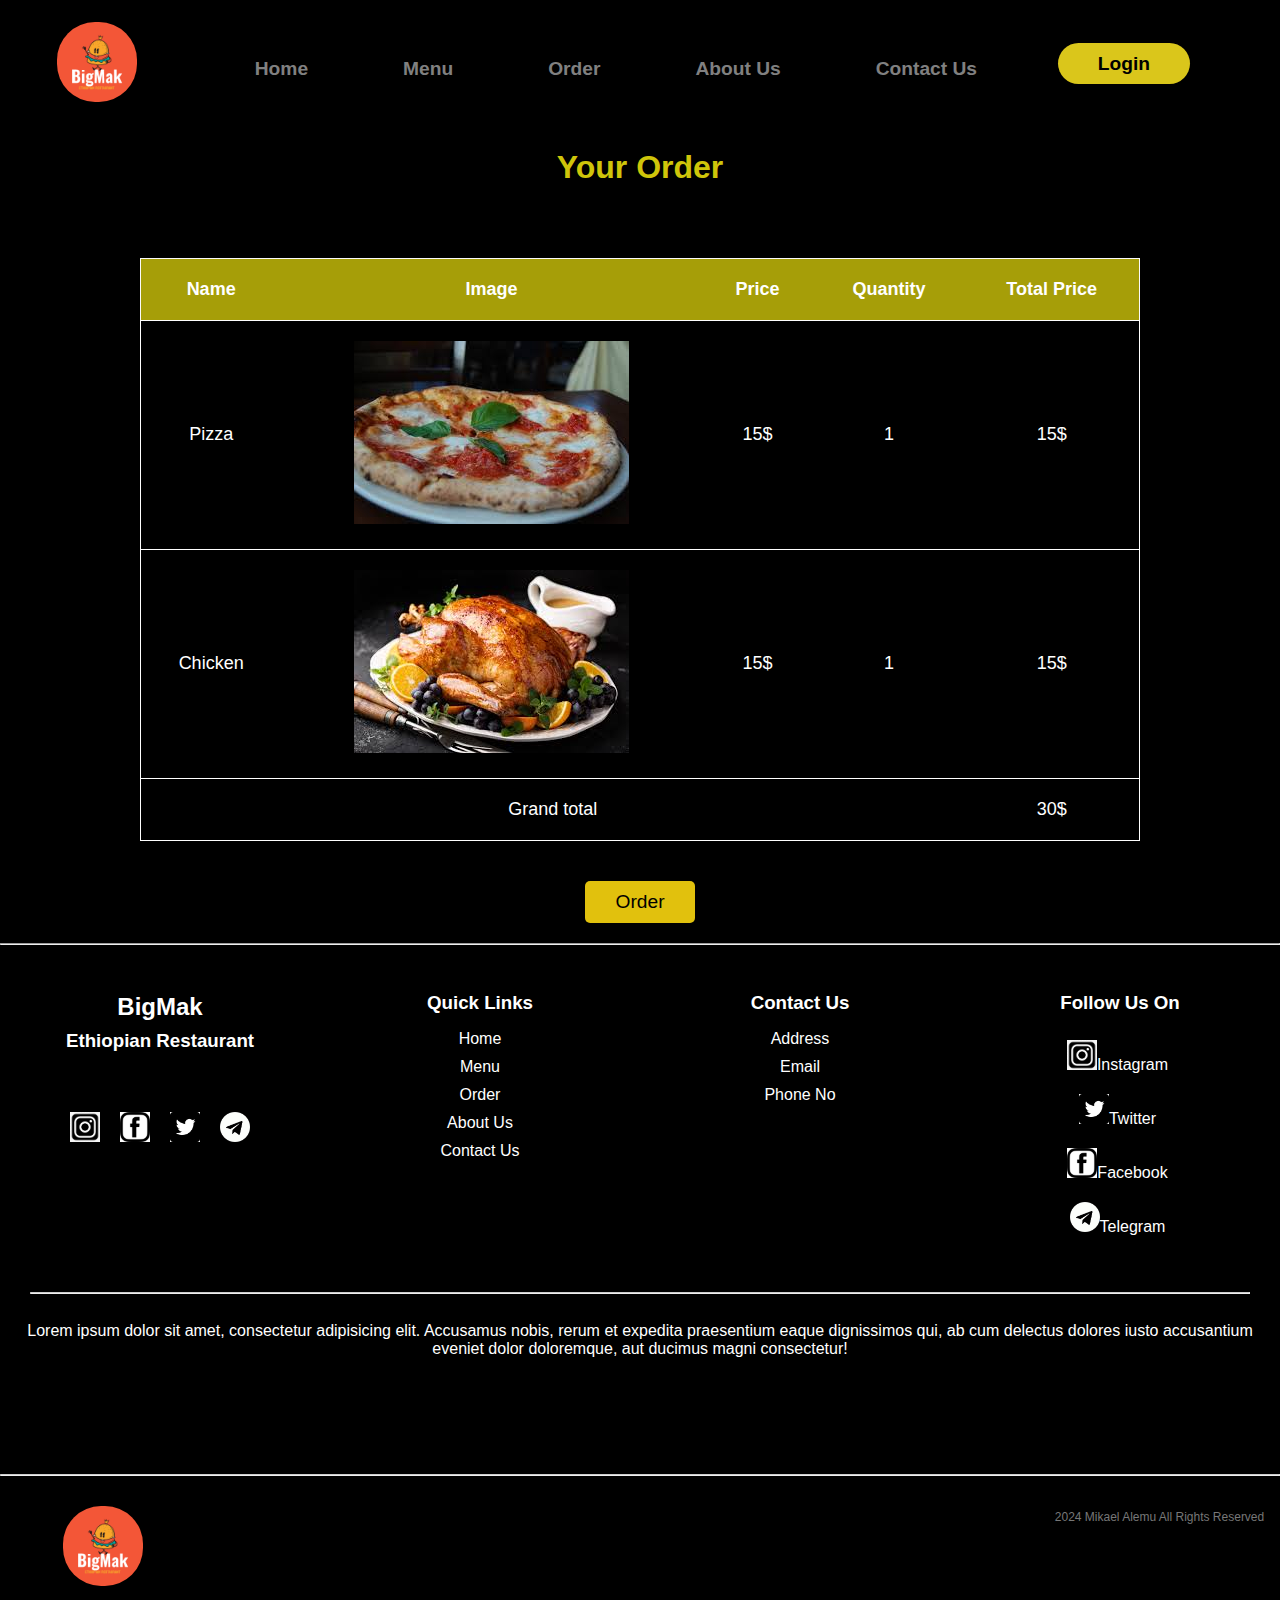
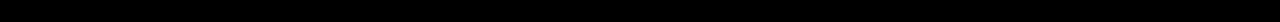
<file: Order/order.html>
<!DOCTYPE html>
<html lang="en">
  <head>
    <meta charset="UTF-8" />
    <meta name="viewport" content="width=device-width, initial-scale=1.0" />
    <link rel="stylesheet" href="style.css" />
    <title>Order page</title>
  </head>
  <body>
    <section class="logoAndNav">
      <div class="logo">
        <!-- Logo image -->
        <img src="/Homepage/img/cf9b6e2b1adb4e2990d01cd3140f2419.png" alt="logo" />
      </div>

      <div class="burger-icon" onclick="toggleMenu()">
        <div class="line"></div>
        <div class="line"></div>
        <div class="line"></div>
      </div>

      <div class="navList">
        <!-- Navigation links -->
        <a href="/Homepage/index.html">Home</a>
        <a href="/Menu/menuPage.html">Menu</a>
        <a href="/Order/order.html">Order</a>
        <a href="/About us/tyh.html">About Us</a>
        <a href="/Contact/contact us .html">Contact Us</a>
      </div>
      <div class="loginbtn">
        <!-- Login button -->
        <a href="/loginbtn/login/login.html">Login</a>
      </div>
    </section>
    <h1 style="color: rgb(207, 197, 10);">Your Order</h1>
    <div class="table-container">
      <table>
        <thead>
          <th>Name</th>
          <th>Image</th>
          <th>Price</th>
          <th>Quantity</th>
          <th>Total Price</th>
        </thead>
        <tbody>
          <tr>
            <td>Pizza</td>
            <td><img src="/Menu/img/pizzaunk.jfif" alt="chicken pizza" /></td>
            <td>15$</td>
            <td>1</td>
            <td>15$</td>
          </tr>
          <tr>
            <td>Chicken</td>
            <td><img src="/Menu/img/chicken6.jfif" alt="chicken pizza" /></td>
            <td>15$</td>
            <td>1</td>
            <td>15$</td>
          </tr>
          <tr>
            <td colspan="4">Grand total</td>
            <td>30$</td>
          </tr>
        </tbody>
        
      </table>
      
    </div>
    
    <button class="orderbtn">Order</button>
    <hr>
    <footer>
      <div class="footer-container">
          <div class="footer-column">
              <h2>BigMak</h2>
              <h3>Ethiopian Restaurant</h3>
               <ul class="social-icons1">
                  <li><a href="#"><img src="/About us/img/insta.jpg" alt="Instagram"></a></li>
                  <li><a href="#"><img src="/About us/img/facebook.jpg" alt="Facebook"></a></li>
                  <li><a href="#"><img src="/About us/img/twitter.jpg" alt="Twitter"></a></li>
                  <li><a href="#"><img src="/About us/img/tg.jpg" alt="Telegram"></a></li>
              </ul>
          </div>
          <div class="footer-column">
              <h3>Quick Links</h3>
              <ul>
                  <li><a href="/Homepage/index.html">Home</a></li>
                <li><a href="/Menu/menuPage.html">Menu</a></li>
                <li><a href="#">Order</a></li>
                <li><a href="/About us/tyh.html">About Us</a></li>
                <li><a href="/Contact/contact us .html">Contact Us</a></li>
              </ul>
          </div>
          <div class="footer-column">
              <h3>Contact Us</h3>
              <ul><li><a href="#">Address</a></li>
                  <li><a href="#">Email</a></li>
                  <li><a href="#">Phone No</a></li>
              </ul>  
          </div>
          <div class="footer-column">
              <h3>Follow Us On</h3>
              <ul class="social-icons">
                  <li><a href="https://www.instagram.com/"><img src="/About us/img/insta.jpg" alt="Instagram"><span>Instagram</span></a></li>
                  <li><a href="https://twitter.com/"><img src="/About us/img/twitter.jpg" alt="Twitter"><span>Twitter</span></a></li>
                  <li><a href="https://www.facebook.com/"><img src="/About us/img/facebook.jpg" alt="Facebook"><span>Facebook</span></a></li>
                  <li><a href="https://web.telegram.org/k/"><img src="/About us/img/tg.jpg" alt="Telegram"><span>Telegram</span></a></li>
              </ul>
          </div>
          <hr class="footer-line1">
  <p class="footer-paragraph">Lorem ipsum dolor sit amet, consectetur adipisicing elit. Accusamus nobis, rerum et expedita praesentium eaque dignissimos qui, ab cum delectus dolores iusto accusantium eveniet dolor doloremque, aut ducimus magni consectetur!</p>
  <hr class="footer-line2">
  <div class="footer-bottom">
  <div class="logo">  <img src="/Homepage/img/cf9b6e2b1adb4e2990d01cd3140f2419.png" alt="logo" class="logo" /></div>
      <p class="footer-copyright" ;">2024 Mikael Alemu All Rights Reserved</p>
  </div>
  
          
      </div>
  </footer>
  <script src="/Homepage/script.js"></script>
  </body>
</html>
</file>
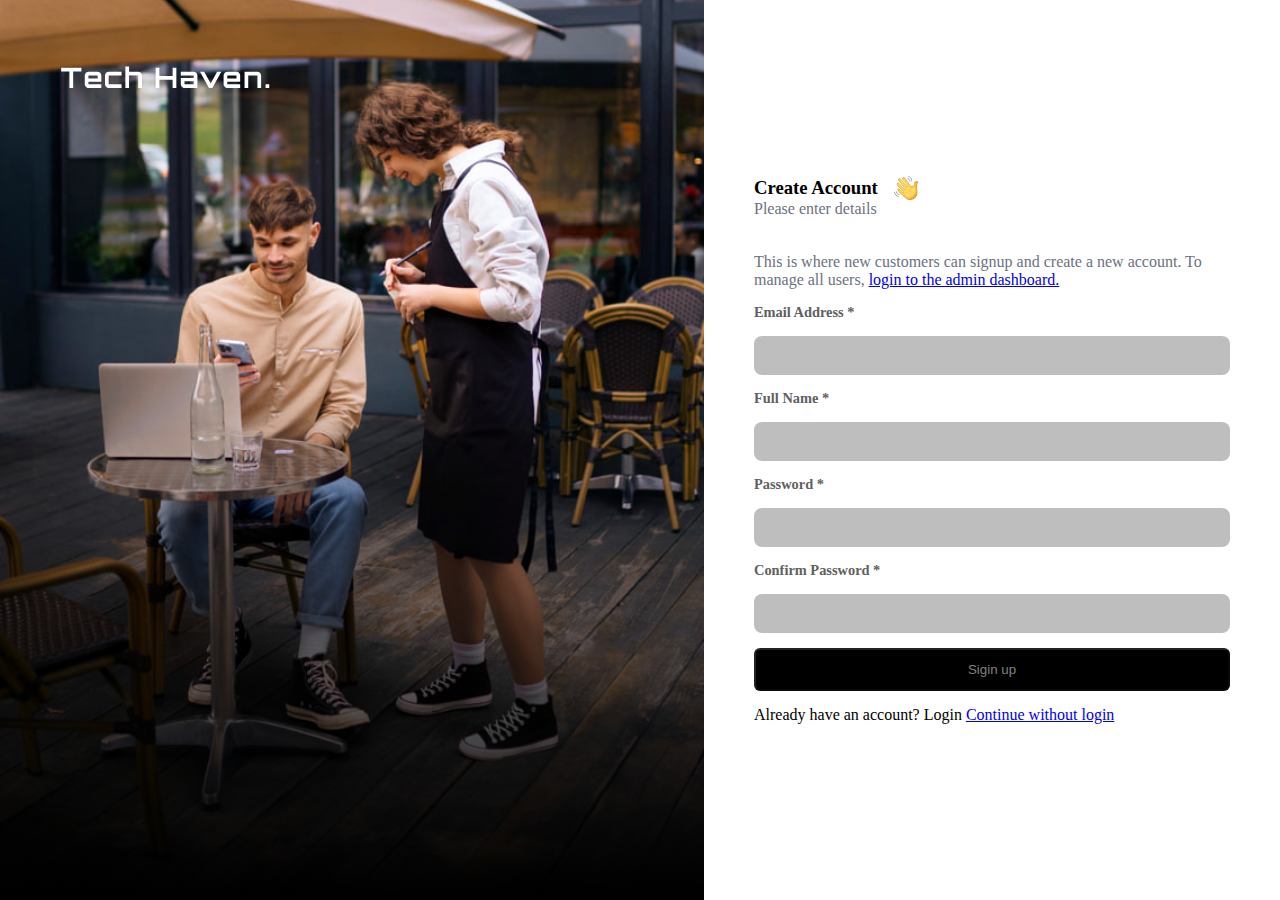
<file: loginbtn/createAccount/account.html>
<!DOCTYPE html>
<html lang="en">
  <head>
    <meta charset="UTF-8">
    <meta name="viewport" content="width=device-width, initial-scale=1.0">
    <title>Login Form</title>
    <link rel="stylesheet" href="account.css">
  </head>
  <body>
    <section class=createAccount>
      <div class=heroImg>
        <div class="heroImgGradiant">
          <a href="/">
            <img
              src="./icons/logo-white.svg"
              alt="logo"
              width={250}
              height={23}
              class=logo
            />
          </a>
        </div>
      </div>
      <div class=formWrapper>
        <div class=formContainer>
        <div class=formTitle>
          <h3>Create Account</h3>
          <img src="./icons/hand.png" alt="hand" width={30} height={30} class="hand" />
        </div>
        <p>Please enter details</p>
        <form onSubmit class="form">
          <p>
            This is where new customers can signup and create a new account. To manage all users,
            <a href="/admin/collections/users">login to the admin dashboard.</a>
          </p>
          <h1 class="inputLabel">Email Address *</h1>
          <Input name="email" label="Email Address" required register={register} type="email" class="input" />
          <h1 class="inputLabel">Full Name *</h1>
          <Input name="name" label="Full name" required register={register} error={errors.name} type="text" class="input" />
          <h1 class="inputLabel">Password *</h1>
          <Input name="password" type="password" label="Password" required register={register} class="input" />
          <h1 class="inputLabel">Confirm Password *</h1>
          <Input name="passwordConfirm" type="password" label="Confirm Password"  required register={register} class="input" />
          <button type="submit" label="Sign up" disabled={loading}  appearance="primary" class="submit">
            Sigin up
          </button>
          <div>
            Already have an account?
            <a href="../login/login.html" class="loginLink">Login</a>
            <a href="/Homepage/index.html">Continue without login</a>

          </div>
        </form>
        </div>
      </div>
    </section>  
  </body>
</html>
</file>
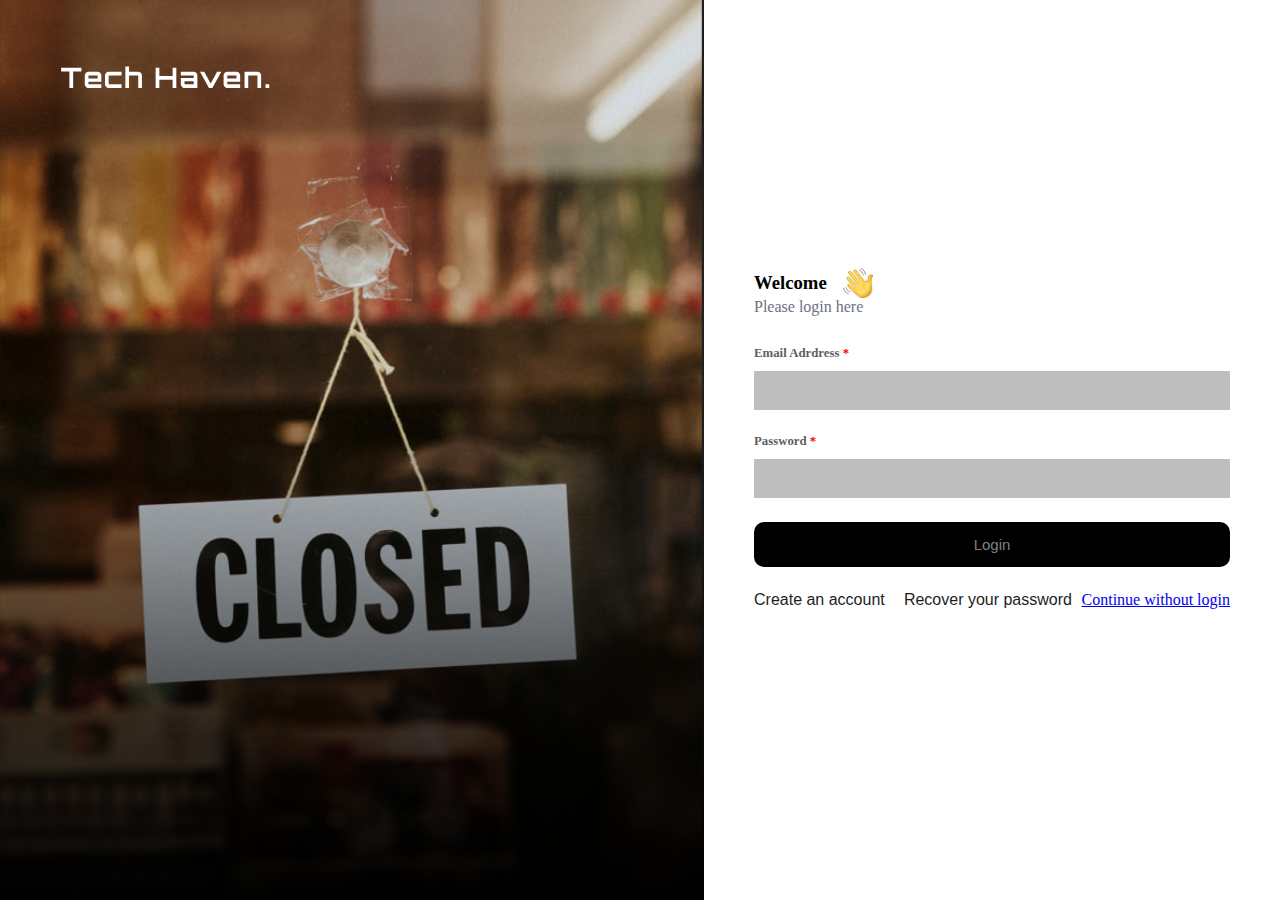
<file: loginbtn/login/login.html>
<!DOCTYPE html>
<html lang="en">
  <head>
    <meta charset="UTF-8">
    <meta name="viewport" content="width=device-width, initial-scale=1.0">
    <title>Login Form</title>
    <link rel="stylesheet" href="login.css">
  </head>
  <body>
    <section class="login">
      <div class="heroImg">
        <div class="heroImgGradiant">
          <a href="/">
          <img
            src="./icons/logo-white.svg"
            alt="Logo"
            height={23}
            width={250}
            class="logo"
          />
          </a>
        </div>
      </div>
      <div class="formWrapper">
        <div class="formContainer">
          <!-- <RenderParams className="params" />  -->
          <div class="formTitle">
            <h3>Welcome</h3>
            <img src="./icons/hand.png" alt="hand" width="30" height="30" />
          </div>
          <p>Please login here</p>
          <form onSubmit="handleSubmit" class="form">
            <!-- <Message error={error} className={classes.message} /> -->
            <div class="inputBox">
              <h1 class="inputLabel">Email Adrdress <span class="star">*</span></h1>
              <Input name="email" label="Email Address" required register={register} class="input" type="email" />
            </div>
            <div class="inputBox">
              <h1 class="inputLabel">Password <span class="star">*</span></h1>
              <Input name="password" type="password" label="Password" required register={register} class="input" />
            </div>
            <button type="submit" appearance="primary" label="isLoading" disabled="isLoading"class="submit">
              Login
            </button>
            <div class="links">
              <a href="../createAccount/account.html" class="linkText">Create an account</a>
              <br />
              <a href="#" class="linkText">Recover your password</a>
              <a href="/Homepage/index.html">Continue without login</a>
            </div>
          </form>
        </div>
      </div>
    </section> 
  </body>
</html>
</file>
<file: Homepage/style.css>
*{
   margin: 0;
   padding: 0;
   font-family: poppins;
}

body, html {
    margin-right: 0px ; 
    margin: 0;
    padding: 0;
    font-family: poppins;
    height: 100%;
    background-color: black;
}


.logoAndNav {
    background-color: black;
    color: white;
    display: flex;
    align-items: center;
    justify-content: space-between;
    padding: 10px;
}

.logo img {
    width: 80px;
    height: 80px;
    border-radius: 50px;
    margin-left: 55px;
    padding: 15px;
}

.burger-icon {
    width: 30px;
    height: 20px;
    cursor: pointer;
    display: none; /* Hide initially on larger screens */
}

.burger-icon .line {
    width: 100%;
    height: 4px;
    background-color: #fff;
    margin: 4px 0;
}

.navList {
    display: flex;
    align-items: center;
    justify-content: center;
    gap: 100px;
}

.navList a {
    display: block;
    padding-left: 25px;
    color: gray;
    text-decoration: none;
    font-size: 1.2rem;
    font-weight: 800;
}
.navList a:hover {
    padding-left: 25px;
    color: rgb(255, 255, 255);
    text-decoration: none;
}

.loginbtn {
    margin-right: 80px;
}
.loginbtn a {
    background-color: rgb(218, 198, 27);
    border: none;
    padding: 10px 40px;
    border-radius: 25px;
    color: black;
    cursor: pointer;
    font-size: 1.2rem;
    font-weight: 600;
    text-decoration: none;
}

@media only screen and (max-width: 1310px) {
    .logo img {
        border-radius: 50px;
        margin-left: 35px;
        padding: 12px;
    }

    .navList {
        margin-top: 10px;
        gap: 70px;
    }
    
    .navelist a {
        padding: 15px;
    }
}

@media only screen and (max-width: 1150px) {
    .logo img {
        border-radius: 50px;
        margin-left: 30px;
        padding: 10px;
    }

    .loginbtn,
    .burger-icon {
        order: 1; /* Move logo, login button, and burger icon to the top */
    }

    .navList {
        display: none;
        margin-top: 10px;
        gap: 60px;
    }
    
    .navelist a {
        padding: 12px;
    }

    .burger-icon {
        display: block; /* Show burger icon on smaller screens */
        position: absolute; /* Position the burger icon */
        top: 50px; /* Align with the top of the navbar */
        right: 30px; /* Align with the right side of the navbar */
    }
    .navList.open {
        display: flex;
        justify-content: flex-end; /* Show navigation links when burger icon is clicked */
        flex-direction: column;
        background-color: linear-gradient(135deg, rgba(168, 168, 168, 0.1), rgba(255, 255, 255, 0));
        backdrop-filter: blur(10px);
        -webkit-backdrop-filter: blur(30px);
        border: 1px solid rgba(255, 255, 255, 0.18);
        position: absolute;
        top: 0px;
        left: 0;
        width: 60%;
        cursor: pointer;
        overflow-y: hidden;
        z-index: 99;
        margin-left: 10rem;
        padding-top: 2rem;
        padding-bottom: 4rem;
    }

    .navList.open a {
        padding: 10px 0;
        color: white;
    }
}


.slidecontent{
    position: absolute;
    top: 50%; 
    left: 50%; 
    transform: translate(-50%, -50%); 
    color: white; 
    text-align: center; 
}

/* body css */

.slider-container {
    position: relative;
    width: 100%;
    height: calc(100vh - 20px);
}

.slider {
    display: flex;
    height: 100%;
    transition: transform 0.5s ease;
}

.slide {
    min-width: 100%;
    flex: 1;
    position: relative;
}

.slide img {
    width: 100%;
    height: 100%;
    object-fit: cover;
}

.slide-content {
    position: absolute;
    top: 20px;
    left: 20px;
    color: rgb(242, 238, 238);
    padding: 90px;
}

h1, p {
    margin: 0;
}

.prev, .next {
    position: absolute;
    top: 50%;
    transform: translateY(-50%);
    background-color: #333;
    color: white;
    border: none;
    padding: 10px;
    cursor: pointer;
}

.prev {
    left: 10px;
}

.next {
    right: 10px;
}

.dot-container {
    position: absolute;
    bottom: 20px;
    left: 50%;
    transform: translateX(-50%);
    transition-duration: 10ms;
}

.dot {
    display: inline-block;
    width: 10px;
    height: 10px;
    background-color: #ffffff;
    border-radius: 50%;
    margin: 0 5px;
    cursor: pointer;
}

.dot.active {
    background-color: #8d8d8d;
}.ourBestFood {
    padding: 25px 0px 45px 25px;
    background-color: white;
    display: flex;
    flex-wrap:wrap; /* Allow flex items to wrap onto multiple lines */
    justify-content: space-evenly;
    align-items: center;
}

.card1 img {
    padding-top: 0px;
    padding-bottom: 10px;
    overflow: hidden;
    border-top-left-radius: 15px;
    border-top-right-radius: 15px;
    margin-top: 0px;
    height: 100%; /* Set image height to fill its container */
    width: 100%; /* Set image width to fill its container */
    object-fit: cover; /* Ensure the image covers the entire container */
}

.card1:hover {
    transform: scale(1.05); /* Scale up the card on hover */
    box-shadow: 5px 5px 15px 5px rgba(0, 0, 0, 0.5); /* Change shadow on hover */
}

.card1 {
    cursor: pointer;
    border: none;
    display: flex;
    flex-direction: column;
    justify-content: center;
    align-items: center;
    height: 300px;
    width: calc(50% - 30px); /* Adjust width for smaller screens */
    max-width: 230px; /* Limit width on larger screens */
    margin-bottom: 20px; /* Add space between cards */
    border-radius: 15px;
    box-shadow: 2px 2px 5px 2px rgba(0, 0, 0, 0.5);
    transition: transform 0.3s ease, box-shadow 0.3s ease; /* Add smooth transition */
}

.imgTxt {
    display: flex;
    flex-direction: column;
    align-items: center;
}

/* This is to make it adapt on different screen */

@media screen and (max-width: 768px) {
    .ourBestFood {
        padding: 25px 0px;
    }
    
    .card1 {
        width: calc(50% - 20px);
    }
}

@media screen and (max-width: 576px) {
    .ourBestFood {
        padding: 25px 0px;
    }
    
    .card1 {
        width: calc(100% - 20px);
    }
}

footer {
    background-color:black;
    color: white;
    padding: 20px 0;
}

.footer-container {
    display: flex;
    flex-wrap: wrap;
    justify-content: space-around;
}

.footer-column {
    flex: 1 1 300px; /* Adjust the flex properties for responsiveness */
    text-align: center;
    margin-bottom: 20px; /* Add some space between columns */
}
.footer-column h2{
    margin-bottom: -10px;
}
.footer-column h3 {
    margin-bottom: 10px;
}

.footer-column ul {
    list-style-type: none;
    padding: 0;
}

.footer-column ul li {
    margin-bottom: 5px;
    margin: 10px;
}

.footer-column p {
    margin: 5px 0;
    color: #ccc;
}
.social-icons1 {
    display: flex;
    justify-content: center; /* Center items horizontally */
    margin-top: 50px;
}

.social-icons1 li {
    margin: 0 5px; /* Adjust margin between items */
}

.social-icons1 img {
    width: 30px;
    height: 30px;
    transition: transform 0.3s ease; /* Add transition for hover effect */
}

.social-icons1 img:hover {
    transform: scale(1.2); /* Add hover effect to scale up the icon */
}


.social-icons {
    display: flex;
    flex-direction: column; /* Display items vertically */
    align-items: center; /* Center items horizontally */
}

.social-icons li {
    margin: 5px 0; /* Adjust margin between items */
}

.social-icons span {
    margin-right: 5px; /* Add space between name and icon */
}


.social-icons img {
    width: 30px;
    height: 30px;
    transition: transform 0.3s ease; /* Add transition for hover effect */
}

.social-icons img:hover {
    transform: scale(1.2); /* Add hover effect to scale up the icon */
}

.footer-column a {
    color: white;
    text-decoration: none;
    transition: color 0.3s ease; /* Add transition for hover effect */
}

.footer-column a:hover {
    color: yellow; /* Change text color on hover */
}
.footer-line1 {
    width: 100%;
    border-top: 1px solid #ccc; /* Adjust line style */
    margin-top: 10px; /* Add space between footer and line */
    margin-left: 30px;
    margin-right: 30px;
}
.footer-line2 {
    width: 100%;
    border-top: 1px solid #ccc; /* Adjust line style */
    margin-top: 100px; /* Add space between footer and line */
}

.footer-paragraph {
    text-align: center;
    margin-top: 20px; /* Add space between line and paragraph */
    color: white;
}

/* Existing CSS code */

.footer-bottom {
    display: flex;
    justify-content: space-between;
    align-items: center; /* Align items vertically */
    margin-top: 10px; /* Add space between paragraph and bottom content */
}

.footer-bottom img {
    max-width: 100px; /* Adjust logo size */
    order: -5; /* Change the order of the logo to appear first */
}

.footer-copyright {
    font-size: 12px; /* Adjust font size */
    color: #777; /* Adjust color */
    margin-left: 900px; /* Push the copyright text to the right */
    margin-top: -50px;
}

/* Media query for smaller screens */
@media (max-width: 700px) {
    .footer-bottom {
        flex-direction: column; /* Change to column layout for smaller screens */
        align-items: flex-start; /* Align items to the left */
    }

    .footer-bottom img {
        order: 0; /* Reset the order to default */
        margin-bottom: 10px; /* Add space between logo and copyright text */
        margin-left: 70px;
    }

    .footer-copyright {
        margin-left: 10px; /* Reset the left margin */
        margin-top: 10px; /* Add space between logo and copyright text */
    }
}
</file>
<file: About us/tyh.css>
body {
    margin: 0;
    padding: 0;
    font-family: Arial, sans-serif;
    background: linear-gradient(rgba(0, 0, 0, 0.8), rgba(0, 0, 0, 0.8)), url('img/img11.jpg') center center/cover fixed;
    font-family: Arial, Helvetica, sans-serif;
}
.logoAndNav {
    background-color: black;
    color: white;
    display: flex;
    align-items: center;
    justify-content: space-between;
    padding: 10px;
}

.logo img {
    width: 80px;
    height: 80px;
    border-radius: 50px;
    margin-left: 55px;
    padding: 15px;
}

.burger-icon {
    width: 30px;
    height: 20px;
    cursor: pointer;
    display: none; /* Hide initially on larger screens */
}

.burger-icon .line {
    width: 100%;
    height: 4px;
    background-color: #fff;
    margin: 4px 0;
}

.navList {
    display: flex;
    align-items: center;
    justify-content: center;
    gap: 100px;
}

.navList a {
    display: block;
    padding-left: 25px;
    color: gray;
    text-decoration: none;
    font-size: 1.2rem;
    font-weight: 800;
}
.navList a:hover {
    padding-left: 25px;
    color: rgb(255, 255, 255);
    text-decoration: none;
}

.loginbtn {
    margin-right: 80px;
}
.loginbtn a {
    background-color: rgb(218, 198, 27);
    border: none;
    padding: 10px 40px;
    border-radius: 25px;
    color: black;
    cursor: pointer;
    font-size: 1.2rem;
    font-weight: 600;
    text-decoration: none;
}

@media only screen and (max-width: 1310px) {
    .logo img {
        border-radius: 50px;
        margin-left: 35px;
        padding: 12px;
    }

    .navList {
        margin-top: 10px;
        gap: 70px;
    }
    
    .navelist a {
        padding: 15px;
    }
}

@media only screen and (max-width: 1150px) {
    .logo img {
        border-radius: 50px;
        margin-left: 30px;
        padding: 10px;
    }

    .loginbtn,
    .burger-icon {
        order: 1; /* Move logo, login button, and burger icon to the top */
    }

    .navList {
        display: none;
        margin-top: 10px;
        gap: 60px;
    }
    
    .navelist a {
        padding: 12px;
    }

    .burger-icon {
        display: block; /* Show burger icon on smaller screens */
        position: absolute; /* Position the burger icon */
        top: 50px; /* Align with the top of the navbar */
        right: 30px; /* Align with the right side of the navbar */
    }
    .navList.open {
        display: flex;
        justify-content: flex-end; /* Show navigation links when burger icon is clicked */
        flex-direction: column;
        background-color: linear-gradient(135deg, rgba(168, 168, 168, 0.1), rgba(255, 255, 255, 0));
        backdrop-filter: blur(10px);
        -webkit-backdrop-filter: blur(30px);
        border: 1px solid rgba(255, 255, 255, 0.18);
        position: absolute;
        top: 0px;
        left: 0;
        width: 60%;
        cursor: pointer;
        overflow-y: hidden;
        z-index: 99;
        margin-left: 10rem;
        padding-top: 2rem;
        padding-bottom: 4rem;
    }

    .navList.open a {
        padding: 10px 0;
        color: white;
    }
}

.container {
    max-width: 1200px;
    margin: 0 auto;
    padding: 20px;
}

header {
    text-align:left; /* Center the text */
    color: white;
    padding-top: 0px;
    margin-top: -20px;
    font-family: 'Times New Roman', Times, serif;
}

header h1 {
    margin-left: 290px;
}
header h2 {
    margin-top: 5px; /* Add margin between the headers */
    margin-left: 250px;
}

main {
    display: flex;
    flex-wrap: wrap;
    justify-content: space-between;
}

.description {
    flex-basis: 60%;
    color: white;
    margin-bottom: 50px;
    font-family: 'Times New Roman', Times, serif;
}

.restaurant-image {
    flex-basis: 35%;
    text-align: right;
    

}

.restaurant-image img {
    max-width: 100%;
    height: auto;
    margin-top: -90px;


}

.yellow-button {
    margin-top: 50px;
    display: inline-block;
    padding: 10px 20px;
    background-color: rgb(221, 180, 13);
    color: white;
    text-decoration: none;
    border-radius: 5px;
    transition: background-color 0.3s ease, color 0.3s ease; /* Add transition for hover effect */
}
.yellow-button:hover {
    background-color: rgb(201, 140, 8); /* Change background color on hover */
    color: white; /* Change text color on hover */
}
@media (max-width: 700px) {
    main {
        flex-direction: column;
    }

    .description, .restaurant-image {
        flex-basis: 100%;
        text-align: center;
    }

    .restaurant-image img {
        margin-top: 20px;
    }
}

footer {
    background-color:black;
    color: white;
    padding: 20px 0;
}

.footer-container {
    display: flex;
    flex-wrap: wrap;
    justify-content: space-around;
}

.footer-column {
    flex: 1 1 300px; /* Adjust the flex properties for responsiveness */
    text-align: center;
    margin-bottom: 20px; /* Add some space between columns */
}
.footer-column h2{
    margin-bottom: -10px;
}
.footer-column h3 {
    margin-bottom: 10px;
}

.footer-column ul {
    list-style-type: none;
    padding: 0;
}

.footer-column ul li {
    margin-bottom: 5px;
    margin: 10px;
}

.footer-column p {
    margin: 5px 0;
    color: #ccc;
}
.social-icons1 {
    display: flex;
    justify-content: center; /* Center items horizontally */
    margin-top: 50px;
}

.social-icons1 li {
    margin: 0 5px; /* Adjust margin between items */
}

.social-icons1 img {
    width: 30px;
    height: 30px;
    transition: transform 0.3s ease; /* Add transition for hover effect */
}

.social-icons1 img:hover {
    transform: scale(1.2); /* Add hover effect to scale up the icon */
}


.social-icons {
    display: flex;
    flex-direction: column; /* Display items vertically */
    align-items: center; /* Center items horizontally */
}

.social-icons li {
    margin: 5px 0; /* Adjust margin between items */
}

.social-icons span {
    margin-right: 5px; /* Add space between name and icon */
}


.social-icons img {
    width: 30px;
    height: 30px;
    transition: transform 0.3s ease; /* Add transition for hover effect */
}

.social-icons img:hover {
    transform: scale(1.2); /* Add hover effect to scale up the icon */
}

.footer-column a {
    color: white;
    text-decoration: none;
    transition: color 0.3s ease; /* Add transition for hover effect */
}

.footer-column a:hover {
    color: yellow; /* Change text color on hover */
}
.footer-line1 {
    width: 100%;
    border-top: 1px solid #ccc; /* Adjust line style */
    margin-top: 10px; /* Add space between footer and line */
    margin-left: 30px;
    margin-right: 30px;
}
.footer-line2 {
    width: 100%;
    border-top: 1px solid #ccc; /* Adjust line style */
    margin-top: 100px; /* Add space between footer and line */
}

.footer-paragraph {
    text-align: center;
    margin-top: 20px; /* Add space between line and paragraph */
    color: white;
}

/* Existing CSS code */

.footer-bottom {
    display: flex;
    justify-content: space-between;
    align-items: center; /* Align items vertically */
    margin-top: 10px; /* Add space between paragraph and bottom content */
}

.footer-bottom img {
    max-width: 100px; /* Adjust logo size */
    order: -5; /* Change the order of the logo to appear first */
}

.footer-copyright {
    font-size: 12px; /* Adjust font size */
    color: #777; /* Adjust color */
    margin-left: 900px; /* Push the copyright text to the right */
    margin-top: -50px;
}

/* Media query for smaller screens */
@media (max-width: 700px) {
    .footer-bottom {
        flex-direction: column; /* Change to column layout for smaller screens */
        align-items: flex-start; /* Align items to the left */
    }

    .footer-bottom img {
        order: 0; /* Reset the order to default */
        margin-bottom: 10px; /* Add space between logo and copyright text */
        margin-left: 70px;
    }

    .footer-copyright {
        margin-left: 10px; /* Reset the left margin */
        margin-top: 10px; /* Add space between logo and copyright text */
    }
}
</file>
<file: Contact/contact us.css>
/* Body styles */
body {
    font-family: Arial, sans-serif; /* Set the font family for the entire document */
    margin: 0; /* Remove default margin */
    padding: 0; /* Remove default padding */
    background-color: black; /* Set the background color of the body */
    color: #eee; /* Set the text color */
}
.logoAndNav {
    background-color: black;
    color: white;
    display: flex;
    align-items: center;
    justify-content: space-between;
    padding: 10px;
}

.logo img {
    width: 80px;
    height: 80px;
    border-radius: 50px;
    margin-left: 55px;
    padding: 15px;
}

.burger-icon {
    width: 30px;
    height: 20px;
    cursor: pointer;
    display: none; /* Hide initially on larger screens */
}

.burger-icon .line {
    width: 100%;
    height: 4px;
    background-color: #fff;
    margin: 4px 0;
}

.navList {
    display: flex;
    align-items: center;
    justify-content: center;
    gap: 100px;
}

.navList a {
    display: block;
    padding-left: 25px;
    color: gray;
    text-decoration: none;
    font-size: 1.2rem;
    font-weight: 800;
}
.navList a:hover {
    padding-left: 25px;
    color: rgb(255, 255, 255);
    text-decoration: none;
}

.loginbtn {
    margin-right: 80px;
}
.loginbtn a {
    background-color: rgb(218, 198, 27);
    border: none;
    padding: 10px 40px;
    border-radius: 25px;
    color: black;
    cursor: pointer;
    font-size: 1.2rem;
    font-weight: 600;
    text-decoration: none;
}

@media only screen and (max-width: 1310px) {
    .logo img {
        border-radius: 50px;
        margin-left: 35px;
        padding: 12px;
    }

    .navList {
        margin-top: 10px;
        gap: 70px;
    }
    
    .navelist a {
        padding: 15px;
    }
}

@media only screen and (max-width: 1150px) {
    .logo img {
        border-radius: 50px;
        margin-left: 30px;
        padding: 10px;
    }

    .loginbtn,
    .burger-icon {
        order: 1; /* Move logo, login button, and burger icon to the top */
    }

    .navList {
        display: none;
        margin-top: 10px;
        gap: 60px;
    }
    
    .navelist a {
        padding: 12px;
    }

    .burger-icon {
        display: block; /* Show burger icon on smaller screens */
        position: absolute; /* Position the burger icon */
        top: 50px; /* Align with the top of the navbar */
        right: 30px; /* Align with the right side of the navbar */
    }
    .navList.open {
        display: flex;
        justify-content: flex-end; /* Show navigation links when burger icon is clicked */
        flex-direction: column;
        background-color: linear-gradient(135deg, rgba(168, 168, 168, 0.1), rgba(255, 255, 255, 0));
        backdrop-filter: blur(10px);
        -webkit-backdrop-filter: blur(30px);
        border: 1px solid rgba(255, 255, 255, 0.18);
        position: absolute;
        top: 0px;
        left: 0;
        width: 60%;
        cursor: pointer;
        overflow-y: hidden;
        z-index: 99;
        margin-left: 10rem;
        padding-top: 2rem;
        padding-bottom: 4rem;
    }

    .navList.open a {
        padding: 10px 0;
        color: white;
    }
}


/* Header section styles */
.contact-header {
    background-image: url('/Contact/img/photo_2024-05-11_09-47-47.jpg'); /* Set background image */
    background-size: cover; /* Cover the entire header */
    background-position: top; /* Position background at the top */
    padding: 200px 0; /* Add padding top and bottom */
    text-align: center; /* Center align text */
    margin-bottom: 100px; /* Add bottom margin */
}

.contact-header h1 {
    font-size: 36px; /* Set font size */
    margin-bottom: 10px; /* Add bottom margin */
}

.contact-header p {
    font-size: 18px; /* Set font size */
    color: whitesmoke; /* Set text color */
}

/* Main content section styles */
.content {
    display: flex; /* Display as flex */
    justify-content: space-between; /* Space items evenly */
}

/* Left and right content styles */
.left,
.right {
    width: 48%; /* Set width */
}

.left h2,
.right h2 {
    font-size: 24px; /* Set font size */
    margin-bottom: 15px; /* Add bottom margin */
    margin-left: 20px;
}

.left p,
.right p {
    font-size: 16px; /* Set font size */
    color: #555; /* Set text color */
    line-height: 1.5; /* Set line height */
    margin-left: 20px;
}

/* Contact information pairs styles */
.contact-pair {
    display: flex; /* Display as flex */
    margin-bottom: 20px; /* Add bottom margin */
    margin-left: 20px;
}

.contact-info {
    flex: 1; /* Distribute space evenly */
    display:flex; /* Display as flex */
    margin-right: 10px;
}

.icon{
    margin-right: 10px; /* Add right margin */
}

.icon img {
    width: 30px; /* Set image width */
    height: 30px; /* Set image height */
}

.details h3 {
    font-size: 18px; /* Set font size */
   
}

.details p {
    font-size: 16px; /* Set font size */
    color: #555; /* Set text color */
    
}

.right form {
    margin-top: 20px; /* Add top margin */
}

/* Form styles */
.form-group {
    margin-bottom: 20px; /* Add bottom margin */
}

.form-group label {
    display: block; /* Display as block */
    font-size: 18px;
    color: white; /* Set font size */
    margin-bottom: 5px; /* Add bottom margin */
    margin-right: 20px;
}

input[type="text"],
input[type="email"],
textarea {
    color: white3;
    width: 90%; /* Set width */
    padding: 10px; /* Add padding */
    border: 1px solid #333; /* Add border */
    background-color: rgb(31 41 55); /* Set background color */
    border-color: rgb(3 7 18); /* Set background color */
    border-width: 1px; /* Set background color */
    border-radius: 5px; /* Add border radius */
    font-size: 16px; /* Set font size */
    margin-bottom: 10px; /* Add bottom margin */
    margin-right: 20px;
}

textarea {
    resize: vertical; /* Allow vertical resize */
}

button[type="submit"] {
    background-color: orange; /* Set background color */
    color: #fff; /* Set text color */
    padding: 10px 20px; /* Add padding */
    border: none; /* Remove border */
    border-radius: 5px; /* Add border radius */
    cursor: pointer; /* Set cursor */
    transition: background-color 0.3s ease; /* Add transition */
    font-size: 16px; /* Set font size */
}

button[type="submit"]:hover {
    background-color: #0056b3; /* Change background color on hover */
}

/* Map section styles */
.map {
    text-align: center; /* Center align text */
    margin-top: 30px; /* Add top margin */
}

.map iframe {
    width: 90%; /* Set width */
    max-width: 100%; /* Set maximum width */
    height: 400px; /* Set height */
    border: none; /* Remove border */
}

/* Footer section styles */
.footer-content {
    display: flex; /* Display as flex */
    justify-content: space-between; /* Space items evenly */
    align-items: flex-start; /* Align items at the start */
}

.updates {
    background-color: orange; /* Set background color */
    display: flex; /* Display as flex */
    justify-content: space-between; /* Space items evenly */
    align-items: center; /* Align items at the center */
    padding: 20px; /* Add padding */
    width: 100%; /* Set width */
}

.updates-left {
    margin-bottom: 10px; /* Add bottom margin */
   
}

.updates h3 {
    font-size: 20px; /* Set font size */
    margin-top: 0; /* Remove top margin */
    margin-bottom: 10px; /* Add bottom margin */
    margin-left: 25px; /* Add left margin */
    color: black; /* Set text color */
}

.updates p {
    font-size: 16px; /* Set font size */
    color: #fff; /* Set text color */
    margin-bottom: 20px; /* Add bottom margin */
    margin-left: 25px; /* Add left margin */
}

.updates form {
    display: flex; /* Display as flex */
    align-items: center; /* Align items at the center */
    margin-right: 25px; /* Add right margin */
}

.updates input[type="email"] {
    width:500px; /* Set width */
    padding: 10px; /* Add padding */
    border: none; /* Remove border */
    border-radius: 5px; /* Add border radius */
    font-size: 16px; /* Set font size */
    margin-right: 5px; /* Add right margin */
    background-color: #fff; /* Set background color */
}

.updates button[type="submit"] {
    width: calc(30% - 10px); /* Calculate width */
    padding: 10px; /* Add padding */
    border: none; /* Remove border */
    border-radius: 5px; /* Add border radius */
    cursor: pointer; /* Set cursor */
    transition: background-color 0.3s ease; /* Add transition */
    font-size: 16px; /* Set font size */
    background-color: black; /* Set background color */
    color: #fff; /* Set text color */
    margin-bottom: 10px;
}

@media only screen and (max-width: 768px) {
    /* Media query for smaller screens */
    .container{
        font-size: 14px;
        width: 100%;
    }
    .content{
        display:flex;
        flex-direction: column;
        width: 100%;
    }
    .left{
        order: 1;
        width:100%;
    }
    .right{
        order: 2;
        width: 100%;
        margin-left: 20px;
    }
    .map{
        order: 3;
    }
    footer{
        order: 4;
    }
    .updates {
        flex-direction: column; /* Stack items vertically */
        align-items: flex-start; /* Align items at the start */
    }

    .updates form {
        margin-top: 10px; /* Add top margin */
    }

    .updates input[type="email"] {
        width: 100%; /* Set width */
        margin-right: 10px; /* Remove right margin */
        margin-left: 100px;
      
    }

    .updates button[type="submit"] {
        width: 100%; /* Set width */
        margin-top: 0px; /* Add top margin */
    }footer {
        background-color:black;
        color: white;
        padding: 20px 0;
    }
    
    .footer-container {
        display: flex;
        flex-wrap: wrap;
        justify-content: space-around;
    }
    
    .footer-column {
        flex: 1 1 300px; /* Adjust the flex properties for responsiveness */
        text-align: center;
        margin-bottom: 20px; /* Add some space between columns */
    }
    .footer-column h2{
        margin-bottom: -10px;
    }
    .footer-column h3 {
        margin-bottom: 10px;
    }
    
    .footer-column ul {
        list-style-type: none;
        padding: 0;
    }
    
    .footer-column ul li {
        margin-bottom: 5px;
        margin: 10px;
    }
    
    .footer-column p {
        margin: 5px 0;
        color: #ccc;
    }
    .social-icons1 {
        display: flex;
        justify-content: center; /* Center items horizontally */
        margin-top: 50px;
    }
    
    .social-icons1 li {
        margin: 0 5px; /* Adjust margin between items */
    }
    
    .social-icons1 img {
        width: 30px;
        height: 30px;
        transition: transform 0.3s ease; /* Add transition for hover effect */
    }
    
    .social-icons1 img:hover {
        transform: scale(1.2); /* Add hover effect to scale up the icon */
    }
    
    
    .social-icons {
        display: flex;
        flex-direction: column; /* Display items vertically */
        align-items: center; /* Center items horizontally */
    }
    
    .social-icons li {
        margin: 5px 0; /* Adjust margin between items */
    }
    
    .social-icons span {
        margin-right: 5px; /* Add space between name and icon */
    }
    
    
    .social-icons img {
        width: 30px;
        height: 30px;
        transition: transform 0.3s ease; /* Add transition for hover effect */
    }
    
    .social-icons img:hover {
        transform: scale(1.2); /* Add hover effect to scale up the icon */
    }
    
    .footer-column a {
        color: white;
        text-decoration: none;
        transition: color 0.3s ease; /* Add transition for hover effect */
    }
    
    .footer-column a:hover {
        color: yellow; /* Change text color on hover */
    }
    .footer-line1 {
        width: 100%;
        border-top: 1px solid #ccc; /* Adjust line style */
        margin-top: 10px; /* Add space between footer and line */
        margin-left: 30px;
        margin-right: 30px;
    }
    .footer-line2 {
        width: 100%;
        border-top: 1px solid #ccc; /* Adjust line style */
        margin-top: 100px; /* Add space between footer and line */
    }
    
    .footer-paragraph {
        text-align: center;
        margin-top: 20px; /* Add space between line and paragraph */
        color: white;
    }
    
    /* Existing CSS code */
    
    .footer-bottom {
        display: flex;
        justify-content: space-between;
        align-items: center; /* Align items vertically */
        margin-top: 10px; /* Add space between paragraph and bottom content */
    }
    
    .footer-bottom img {
        max-width: 100px; /* Adjust logo size */
        order: -5; /* Change the order of the logo to appear first */
    }
    
    .footer-copyright {
        font-size: 12px; /* Adjust font size */
        color: #777; /* Adjust color */
        margin-left: 900px; /* Push the copyright text to the right */
        margin-top: -50px;
    }
    
    /* Media query for smaller screens */
    @media (max-width: 700px) {
        .footer-bottom {
            flex-direction: column; /* Change to column layout for smaller screens */
            align-items: flex-start; /* Align items to the left */
        }
    
        .footer-bottom img {
            order: 0; /* Reset the order to default */
            margin-bottom: 10px; /* Add space between logo and copyright text */
            margin-left: 70px;
        }
    
        .footer-copyright {
            margin-left: 10px; /* Reset the left margin */
            margin-top: 10px; /* Add space between logo and copyright text */
        }
    }
}

footer {
    background-color:black;
    color: white;
    padding: 20px 0;
}

.footer-container {
    display: flex;
    flex-wrap: wrap;
    justify-content: space-around;
}

.footer-column {
    flex: 1 1 300px; /* Adjust the flex properties for responsiveness */
    text-align: center;
    margin-bottom: 20px; /* Add some space between columns */
}
.footer-column h2{
    margin-bottom: -10px;
}
.footer-column h3 {
    margin-bottom: 10px;
}

.footer-column ul {
    list-style-type: none;
    padding: 0;
}

.footer-column ul li {
    margin-bottom: 5px;
    margin: 10px;
}

.footer-column p {
    margin: 5px 0;
    color: #ccc;
}
.social-icons1 {
    display: flex;
    justify-content: center; /* Center items horizontally */
    margin-top: 50px;
}

.social-icons1 li {
    margin: 0 5px; /* Adjust margin between items */
}

.social-icons1 img {
    width: 30px;
    height: 30px;
    transition: transform 0.3s ease; /* Add transition for hover effect */
}

.social-icons1 img:hover {
    transform: scale(1.2); /* Add hover effect to scale up the icon */
}


.social-icons {
    display: flex;
    flex-direction: column; /* Display items vertically */
    align-items: center; /* Center items horizontally */
}

.social-icons li {
    margin: 5px 0; /* Adjust margin between items */
}

.social-icons span {
    margin-right: 5px; /* Add space between name and icon */
}


.social-icons img {
    width: 30px;
    height: 30px;
    transition: transform 0.3s ease; /* Add transition for hover effect */
}

.social-icons img:hover {
    transform: scale(1.2); /* Add hover effect to scale up the icon */
}

.footer-column a {
    color: white;
    text-decoration: none;
    transition: color 0.3s ease; /* Add transition for hover effect */
}

.footer-column a:hover {
    color: yellow; /* Change text color on hover */
}
.footer-line1 {
    width: 100%;
    border-top: 1px solid #ccc; /* Adjust line style */
    margin-top: 10px; /* Add space between footer and line */
    margin-left: 30px;
    margin-right: 30px;
}
.footer-line2 {
    width: 100%;
    border-top: 1px solid #ccc; /* Adjust line style */
    margin-top: 100px; /* Add space between footer and line */
}

.footer-paragraph {
    text-align: center;
    margin-top: 20px; /* Add space between line and paragraph */
    color: white;
}

/* Existing CSS code */

.footer-bottom {
    display: flex;
    justify-content: space-between;
    align-items: center; /* Align items vertically */
    margin-top: 10px; /* Add space between paragraph and bottom content */
}

.footer-bottom img {
    max-width: 100px; /* Adjust logo size */
    order: -5; /* Change the order of the logo to appear first */
}

.footer-copyright {
    font-size: 12px; /* Adjust font size */
    color: #777; /* Adjust color */
    margin-left: 900px; /* Push the copyright text to the right */
    margin-top: -50px;
}

/* Media query for smaller screens */
@media (max-width: 700px) {
    .footer-bottom {
        flex-direction: column; /* Change to column layout for smaller screens */
        align-items: flex-start; /* Align items to the left */
    }

    .footer-bottom img {
        order: 0; /* Reset the order to default */
        margin-bottom: 10px; /* Add space between logo and copyright text */
        margin-left: 70px;
    }

    .footer-copyright {
        margin-left: 10px; /* Reset the left margin */
        margin-top: 10px; /* Add space between logo and copyright text */
    }
}
</file>
<file: Menu/style.css>
body {
    font-family: Arial, sans-serif;
    margin: 0;
    padding: 0;
    background: linear-gradient(to bottom, #000000, #ffe251);
}
.logoAndNav {
    background-color: black;
    color: white;
    display: flex;
    align-items: center;
    justify-content: space-between;
    padding: 10px;
}

.logo img {
    width: 80px;
    height: 80px;
    border-radius: 50px;
    margin-left: 55px;
    padding: 15px;
}

.burger-icon {
    width: 30px;
    height: 20px;
    cursor: pointer;
    display: none; /* Hide initially on larger screens */
}

.burger-icon .line {
    width: 100%;
    height: 4px;
    background-color: #fff;
    margin: 4px 0;
}

.navList {
    display: flex;
    align-items: center;
    justify-content: center;
    gap: 100px;
}

.navList a {
    display: block;
    padding-left: 25px;
    color: gray;
    text-decoration: none;
    font-size: 1.2rem;
    font-weight: 800;
}
.navList a:hover {
    padding-left: 25px;
    color: rgb(255, 255, 255);
    text-decoration: none;
}

.loginbtn {
    margin-right: 80px;
}
.loginbtn a {
    background-color: rgb(218, 198, 27);
    border: none;
    padding: 10px 40px;
    border-radius: 25px;
    color: black;
    cursor: pointer;
    font-size: 1.2rem;
    font-weight: 600;
    text-decoration: none;
}

@media only screen and (max-width: 1310px) {
    .logo img {
        border-radius: 50px;
        margin-left: 35px;
        padding: 12px;
    }

    .navList {
        margin-top: 10px;
        gap: 70px;
    }
    
    .navelist a {
        padding: 15px;
    }
}

@media only screen and (max-width: 1150px) {
    .logo img {
        border-radius: 50px;
        margin-left: 30px;
        padding: 10px;
    }

    .loginbtn,
    .burger-icon {
        order: 1; /* Move logo, login button, and burger icon to the top */
    }

    .navList {
        display: none;
        margin-top: 10px;
        gap: 60px;
    }
    
    .navelist a {
        padding: 12px;
    }

    .burger-icon {
        display: block; /* Show burger icon on smaller screens */
        position: absolute; /* Position the burger icon */
        top: 50px; /* Align with the top of the navbar */
        right: 30px; /* Align with the right side of the navbar */
    }
    .navList.open {
        display: flex;
        justify-content: flex-end; /* Show navigation links when burger icon is clicked */
        flex-direction: column;
        background-color: linear-gradient(135deg, rgba(168, 168, 168, 0.1), rgba(255, 255, 255, 0));
        backdrop-filter: blur(10px);
        -webkit-backdrop-filter: blur(30px);
        border: 1px solid rgba(255, 255, 255, 0.18);
        position: absolute;
        top: 0px;
        left: 0;
        width: 60%;
        cursor: pointer;
        overflow-y: hidden;
        z-index: 99;
        margin-left: 10rem;
        padding-top: 2rem;
        padding-bottom: 4rem;
    }

    .navList.open a {
        padding: 10px 0;
        color: white;
    }
}

.container {
    display: flex;
}

.sidebar {
    color: white;
    width: 20%;
    background-color: #322c10;
    padding: 25px;
  
}

.sidebar ul {
    list-style-type: none;
    padding: 0;
}

.food-item {
    margin-top: 25px;
    background-position: center;
    background-size: cover;
    opacity: 0.9;
    font-size: x-large;
    font-weight: 900;
    color: rgb(255, 255, 255);
    cursor: pointer;
    padding: 45px 10px;
    margin-bottom: 5px;
    background-color: #ddd;
    border-radius: 15px;
}
.food-item:hover {
    transform: scale(1.1);
    box-shadow: 0 0 10px rgb(48, 47, 47);
  }


.main-content {
    color: white;

    width: 80%;
    display: flex;
    flex-wrap: wrap;
    justify-content: flex-start; /* Align items to the start */
}

.food-section {
    flex: 1;
    padding-top:50px;
    padding-left: 50px;
    display: none;
    border: 1px solid #aaa6a6; /* Add border for visualization */
}
.food-section img {
   border-radius: 25px;
   margin: 0;
   padding: 0;
}

.mainsec{
    display: flex;
    justify-content: space-around;
}
.food-text{
    display: flex;
    justify-content: center;
    align-items: center;
    margin-top: 20px;
}
footer {
    background-color:black;
    color: white;
    padding: 20px 0;
}

.footer-container {
    display: flex;
    flex-wrap: wrap;
    justify-content: space-around;
}

.footer-column {
    flex: 1 1 300px; /* Adjust the flex properties for responsiveness */
    text-align: center;
    margin-bottom: 20px; /* Add some space between columns */
}
.footer-column h2{
    margin-bottom: -10px;
}
.footer-column h3 {
    margin-bottom: 10px;
}

.footer-column ul {
    list-style-type: none;
    padding: 0;
}

.footer-column ul li {
    margin-bottom: 5px;
    margin: 10px;
}

.footer-column p {
    margin: 5px 0;
    color: #ccc;
}
.social-icons1 {
    display: flex;
    justify-content: center; /* Center items horizontally */
    margin-top: 50px;
}

.social-icons1 li {
    margin: 0 5px; /* Adjust margin between items */
}

.social-icons1 img {
    width: 30px;
    height: 30px;
    transition: transform 0.3s ease; /* Add transition for hover effect */
}

.social-icons1 img:hover {
    transform: scale(1.2); /* Add hover effect to scale up the icon */
}


.social-icons {
    display: flex;
    flex-direction: column; /* Display items vertically */
    align-items: center; /* Center items horizontally */
}

.social-icons li {
    margin: 5px 0; /* Adjust margin between items */
}

.social-icons span {
    margin-right: 5px; /* Add space between name and icon */
}


.social-icons img {
    width: 30px;
    height: 30px;
    transition: transform 0.3s ease; /* Add transition for hover effect */
}

.social-icons img:hover {
    transform: scale(1.2); /* Add hover effect to scale up the icon */
}

.footer-column a {
    color: white;
    text-decoration: none;
    transition: color 0.3s ease; /* Add transition for hover effect */
}

.footer-column a:hover {
    color: yellow; /* Change text color on hover */
}
.footer-line1 {
    width: 100%;
    border-top: 1px solid #ccc; /* Adjust line style */
    margin-top: 10px; /* Add space between footer and line */
    margin-left: 30px;
    margin-right: 30px;
}
.footer-line2 {
    width: 100%;
    border-top: 1px solid #ccc; /* Adjust line style */
    margin-top: 100px; /* Add space between footer and line */
}

.footer-paragraph {
    text-align: center;
    margin-top: 20px; /* Add space between line and paragraph */
    color: white;
}

/* Existing CSS code */

.footer-bottom {
    display: flex;
    justify-content: space-between;
    align-items: center; /* Align items vertically */
    margin-top: 10px; /* Add space between paragraph and bottom content */
}

.footer-bottom img {
    max-width: 100px; /* Adjust logo size */
    order: -5; /* Change the order of the logo to appear first */
}

.footer-copyright {
    font-size: 12px; /* Adjust font size */
    color: #777; /* Adjust color */
    margin-left: 900px; /* Push the copyright text to the right */
    margin-top: -50px;
}

/* Media query for smaller screens */
@media (max-width: 700px) {
    .footer-bottom {
        flex-direction: column; /* Change to column layout for smaller screens */
        align-items: flex-start; /* Align items to the left */
    }

    .footer-bottom img {
        order: 0; /* Reset the order to default */
        margin-bottom: 10px; /* Add space between logo and copyright text */
        margin-left: 70px;
    }

    .footer-copyright {
        margin-left: 10px; /* Reset the left margin */
        margin-top: 10px; /* Add space between logo and copyright text */
    }
}
</file>
<file: Order/style.css>
body {
    background: linear-gradient(to right, #000000, #000000);
    color: white;
    margin: 0;
    font-family: Arial, sans-serif;
}.logoAndNav {
    background-color: black;
    color: white;
    display: flex;
    align-items: center;
    justify-content: space-between;
    padding: 10px;
}

.logo img {
    width: 80px;
    height: 80px;
    border-radius: 50px;
    margin-left: 55px;
    padding: 15px;
}

.burger-icon {
    width: 30px;
    height: 20px;
    cursor: pointer;
    display: none; /* Hide initially on larger screens */
}

.burger-icon .line {
    width: 100%;
    height: 4px;
    background-color: #fff;
    margin: 4px 0;
}

.navList {
    display: flex;
    align-items: center;
    justify-content: center;
    gap: 100px;
}

.navList a {
    display: block;
    padding-left: 25px;
    color: gray;
    text-decoration: none;
    font-size: 1.2rem;
    font-weight: 800;
}
.navList a:hover {
    padding-left: 25px;
    color: rgb(255, 255, 255);
    text-decoration: none;
}

.loginbtn {
    margin-right: 80px;
}
.loginbtn a {
    background-color: rgb(218, 198, 27);
    border: none;
    padding: 10px 40px;
    border-radius: 25px;
    color: black;
    cursor: pointer;
    font-size: 1.2rem;
    font-weight: 600;
    text-decoration: none;
}

@media only screen and (max-width: 1310px) {
    .logo img {
        border-radius: 50px;
        margin-left: 35px;
        padding: 12px;
    }

    .navList {
        margin-top: 10px;
        gap: 70px;
    }
    
    .navelist a {
        padding: 15px;
    }
}

@media only screen and (max-width: 1150px) {
    .logo img {
        border-radius: 50px;
        margin-left: 30px;
        padding: 10px;
    }

    .loginbtn,
    .burger-icon {
        order: 1; /* Move logo, login button, and burger icon to the top */
    }

    .navList {
        display: none;
        margin-top: 10px;
        gap: 60px;
    }
    
    .navelist a {
        padding: 12px;
    }

    .burger-icon {
        display: block; /* Show burger icon on smaller screens */
        position: absolute; /* Position the burger icon */
        top: 50px; /* Align with the top of the navbar */
        right: 30px; /* Align with the right side of the navbar */
    }
    .navList.open {
        display: flex;
        justify-content: flex-end; /* Show navigation links when burger icon is clicked */
        flex-direction: column;
        background-color: linear-gradient(135deg, rgba(168, 168, 168, 0.1), rgba(255, 255, 255, 0));
        backdrop-filter: blur(10px);
        -webkit-backdrop-filter: blur(30px);
        border: 1px solid rgba(255, 255, 255, 0.18);
        position: absolute;
        top: 0px;
        left: 0;
        width: 60%;
        cursor: pointer;
        overflow-y: hidden;
        z-index: 99;
        margin-left: 10rem;
        padding-top: 2rem;
        padding-bottom: 4rem;
    }

    .navList.open a {
        padding: 10px 0;
        color: white;
    }
}

.table-container {
    display: flex;
    justify-content: center;
    align-items: center;
    padding: 20px;
}

table {
    border-collapse: collapse;
    border: 1px solid rgb(250, 250, 250);
    box-shadow: 0px 2px 10px rgba(0, 0, 0, 0.2);
    margin-top: 30px;
    width: 100%;
    max-width: 1000px;
    font-size: 18px;
    text-align: center;
}

th, td {
    padding: 20px;
}

thead th {
    background-color: rgba(207, 197, 10, 0.8);
}

tbody tr {
    border: 1px solid rgb(255, 255, 255);
}

.orderbtn {
    display: block;
    margin: 20px auto;
    padding: 10px 30px;
    font-size: larger;
    border-radius: 5px;
    border: none;
    background-color: rgb(225, 193, 13);
    color: black;
}

.orderbtn:hover {
    cursor: pointer;
    transform: scale(1.1);
}

h1 {
    color: rgb(195, 177, 14);
    text-align: center;
}

/* Responsive design */
@media (max-width: 768px) {
    th, td {
        padding: 10px;
    }
    table {
        font-size: 16px;
    }
}

@media (max-width: 480px) {
    table {
        font-size: 14px;
    }
    th, td {
        padding: 5px;
    }
    .orderbtn {
        width: 80%;
        padding: 10px;
    }
}
/* for the footer*/

footer {
    background-color:black;
    color: white;
    padding: 20px 0;
}

.footer-container {
    display: flex;
    flex-wrap: wrap;
    justify-content: space-around;
}

.footer-column {
    flex: 1 1 300px; /* Adjust the flex properties for responsiveness */
    text-align: center;
    margin-bottom: 20px; /* Add some space between columns */
}
.footer-column h2{
    margin-bottom: -10px;
}
.footer-column h3 {
    margin-bottom: 10px;
}

.footer-column ul {
    list-style-type: none;
    padding: 0;
}

.footer-column ul li {
    margin-bottom: 5px;
    margin: 10px;
}

.footer-column p {
    margin: 5px 0;
    color: #ccc;
}
.social-icons1 {
    display: flex;
    justify-content: center; /* Center items horizontally */
    margin-top: 50px;
}

.social-icons1 li {
    margin: 0 5px; /* Adjust margin between items */
}

.social-icons1 img {
    width: 30px;
    height: 30px;
    transition: transform 0.3s ease; /* Add transition for hover effect */
}

.social-icons1 img:hover {
    transform: scale(1.2); /* Add hover effect to scale up the icon */
}


.social-icons {
    display: flex;
    flex-direction: column; /* Display items vertically */
    align-items: center; /* Center items horizontally */
}

.social-icons li {
    margin: 5px 0; /* Adjust margin between items */
}

.social-icons span {
    margin-right: 5px; /* Add space between name and icon */
}


.social-icons img {
    width: 30px;
    height: 30px;
    transition: transform 0.3s ease; /* Add transition for hover effect */
}

.social-icons img:hover {
    transform: scale(1.2); /* Add hover effect to scale up the icon */
}

.footer-column a {
    color: white;
    text-decoration: none;
    transition: color 0.3s ease; /* Add transition for hover effect */
}

.footer-column a:hover {
    color: yellow; /* Change text color on hover */
}
.footer-line1 {
    width: 100%;
    border-top: 1px solid #ccc; /* Adjust line style */
    margin-top: 10px; /* Add space between footer and line */
    margin-left: 30px;
    margin-right: 30px;
}
.footer-line2 {
    width: 100%;
    border-top: 1px solid #ccc; /* Adjust line style */
    margin-top: 100px; /* Add space between footer and line */
}

.footer-paragraph {
    text-align: center;
    margin-top: 20px; /* Add space between line and paragraph */
    color: white;
}

/* Existing CSS code */

.footer-bottom {
    display: flex;
    justify-content: space-between;
    align-items: center; /* Align items vertically */
    margin-top: 10px; /* Add space between paragraph and bottom content */
}

.footer-bottom img {
    max-width: 100px; /* Adjust logo size */
    order: -5; /* Change the order of the logo to appear first */
}

.footer-copyright {
    font-size: 12px; /* Adjust font size */
    color: #777; /* Adjust color */
    margin-left: 900px; /* Push the copyright text to the right */
    margin-top: -50px;
}

/* Media query for smaller screens */
@media (max-width: 700px) {
    .footer-bottom {
        flex-direction: column; /* Change to column layout for smaller screens */
        align-items: flex-start; /* Align items to the left */
    }

    .footer-bottom img {
        order: 0; /* Reset the order to default */
        margin-bottom: 10px; /* Add space between logo and copyright text */
        margin-left: 70px;
    }

    .footer-copyright {
        margin-left: 10px; /* Reset the left margin */
        margin-top: 10px; /* Add space between logo and copyright text */
    }
}
</file>
<file: loginbtn/createAccount/account.css>
* {
  margin: 0;
  box-sizing: border-box;
  padding: 0;
}


.createAccount {
display: grid;
grid-template-columns: 1fr 45%;
height: 100vh;
overflow: auto;
p {
  color: rgb(107 114 128);
}
}

.formTitle {
display: flex;
align-items: center;
gap: 16px;
width: 100%;

h3 {
  margin: 0;
}

.hand {
  height: 24px;
}
}

.heroImg {
position: relative;
height: 100%;
width: 100%;
background-size: cover;
background-repeat: no-repeat;
background-position: center;
background-image: url('./images/image-2.jpg');
}

.heroImgGradiant {
position: absolute;
width: 100%;
height: 100%;
display: block;
background-image: linear-gradient(180deg, rgba(42, 192, 255, 0) 43%, #000000 100%);
}

.logo {
margin: 60px;
width: 30%;
min-width: 150px;
z-index: 10;
}

.formWrapper {
display: flex;
flex-direction: column;
justify-content: center;
align-items: center;
width: 100%;
height: 100%;
}

.formContainer {
max-width: 600px;
width: 100%;
padding: 50px;
border-radius: 10px;
}

.params {
margin-top: var(--base);
}


/* ******************    Create Account Form     **************** */

.form {
  margin-bottom: var(--base);
  display: flex;
  flex-direction: column;
  gap: 15px;
  align-items: flex-start;
  width: 100%;
  margin-top: 35px;
}

.submit {
  width: 100%;
  padding: 12px 0;
  border-radius: 6px;
  background-color: black;
  color: gray;
}

.message {
  margin-bottom: var(--base);
}

.input {
  width: 100%;
  padding: 12px 0;
  background-color: rgb(190, 190, 190);
  border-radius: 8px;
  border: none;
}

.inputLabel {
  font-size: 0.9rem;
  color: rgb(96, 96, 96);
}

.loginLink {
color: black;
text-decoration: none;
}


@media (max-width: 1024px) {
.createAccount {
  grid-template-columns: 1fr;
  background-size: cover;
  background-repeat: no-repeat;
  background-position: center;
  background-image: url('./images/image-2.jpg');
}

.formTitle h3 {
  font-size: 34px;
  margin-bottom: 8px;
}

.heroImg {
  position: absolute;
  display: flex;
  justify-content: center;
  height: 100%;
  width: 100%;
  background: none;
  background-image: linear-gradient(180deg, rgba(42, 192, 255, 0) 43%, #000000 100%);
}

.logo {
  width: 45%;
  margin: 10px;
}

.formWrapper {
  justify-content: flex-start;
  padding: 10px;
}

.formContainer {
  backdrop-filter: blur(30px);
  background-color: rgba(255, 255, 255, 0.9);
  box-shadow: 0 1px 2px 0 rgb(0 0 0 / 0.05);
}
}

@media (max-width: 768px){
.formContainer {
  padding: 30px ;
}
}
</file>
<file: loginbtn/login/login.css>
* {
  padding: 0;
  box-sizing: border-box;
  margin: 0;
  /* font-family: 'Jost', sans-serif; */
}

/* ***************      Login page        *************** */

.login {
  display: grid;
  grid-template-columns: 1fr 45%;
  height: 100vh;

  p {
    color: rgb(107 114 128);
  }
}

.formTitle {
  display: flex;
  align-items: center;
  gap: 16px;
  width: 100%;

  h3 {
    margin: 0;
  }
}

.heroImg {
  height: 100%;
  width: 100%;
  background-image: url('./images/image-3.jpg');
  background-size: cover;
  background-repeat: no-repeat;
  background-position: center;
  position: relative;
}

.heroImgGradiant {
  height: 100%;
  width: 100%;
  background-image: linear-gradient(180deg, rgba(42, 192, 255, 0) 43%, #000000 100%);
  display: block;
  position: absolute;
}

.logo {
  margin: 60px;
  width: 30%;
  min-width: 150px;
  z-index: 10;
}

.formWrapper {
  display: flex;
  flex-direction: column;
  justify-content: center;
  align-items: center;
  width: 100%;
  height: 100%;
}

.formContainer {
  max-width: 600px;
  width: 100%;
  padding: 50px;
  border-radius: 10px;
}

.params {
  margin-top: 24px;
}

/* ***************      Login Form        *************** */

.form {
  width: 100%;
  margin-bottom: 24px;
  display: flex;
  flex-direction: column;
  gap: 24px;
  margin-top: 30px;
  align-items: flex-start;
}
  
.submit {
  width: 100%;
  padding: 14px 0;
  border-radius: 10px;
  background-color: black;
  border: none;
  color: gray;
  font-size: 15px;
  font-weight: 500;
  cursor: pointer;;
}
  
.submit:hover {
  background-color: white;
  color: black;
  border: black;
  border-style: solid;
  border-width: 1px;
}

.submit:focus {
  outline: none;
}

.inputBox {
  width: 100%;
}

.input {
  width: 100%;
  padding: 12px 0;
  background-color: rgb(190, 190, 190);
  border-radius: 1px;
  border: none;
}

.inputLabel {
  font-size: 0.8rem;
  color: rgb(96, 96, 96);
  padding-bottom: 10px;
}

.star {
  color: red;
}
  
.message {
  margin-bottom: 24px;
}
  
.links {
  display: flex;
  align-items: center;
  justify-content: space-between;
  width: 100%;
}

.linkText {
  color: rgb(30, 30, 30);
  text-decoration: none;
  font-weight: 500;
  font-family: 'Segoe UI', Tahoma, Geneva, Verdana, sans-serif;
}

/* ***************      Login Page for Tablet        *************** */

@media (max-width: 1024px) {
  .login {
    grid-template-columns: 1fr;
    background-size: cover;
    background-repeat: no-repeat;
    background-position: center;
    background-image: url('./images/image-3.jpg');
  }

  .formTitle h3 {
    font-size: 34px;
    margin-bottom: 8px;
  }

  .heroImg {
    position: absolute;
    height: 100%;
    width: 100%;
    display: flex;
    justify-content: center;
    /* background: none; */
    background-image: linear-gradient(180deg, rgba(42, 192, 255, 0) 43%, #000000 100%);
  }

  .heroImgGradiant {
    display: none;
    background: none;
  }


  .logo {
    width: 45%;
    margin: 10px;
    display: block;
  }

  .formWrapper {
    justify-content: flex-start;
    padding: 10px;
    margin-top: 75px;
  }

  .formContainer {
    backdrop-filter: blur(30px);
    background-color: rgba(255, 255, 255, 0.9);
    box-shadow: 0 1px 2px 0 rgb(0 0 0 / 0.05);
  }
}

/* ***************      Login Page For Mobile       *************** */

@media (max-width: 768px){
  .formContainer {
    padding: 30px ;
  }
}
</file>
